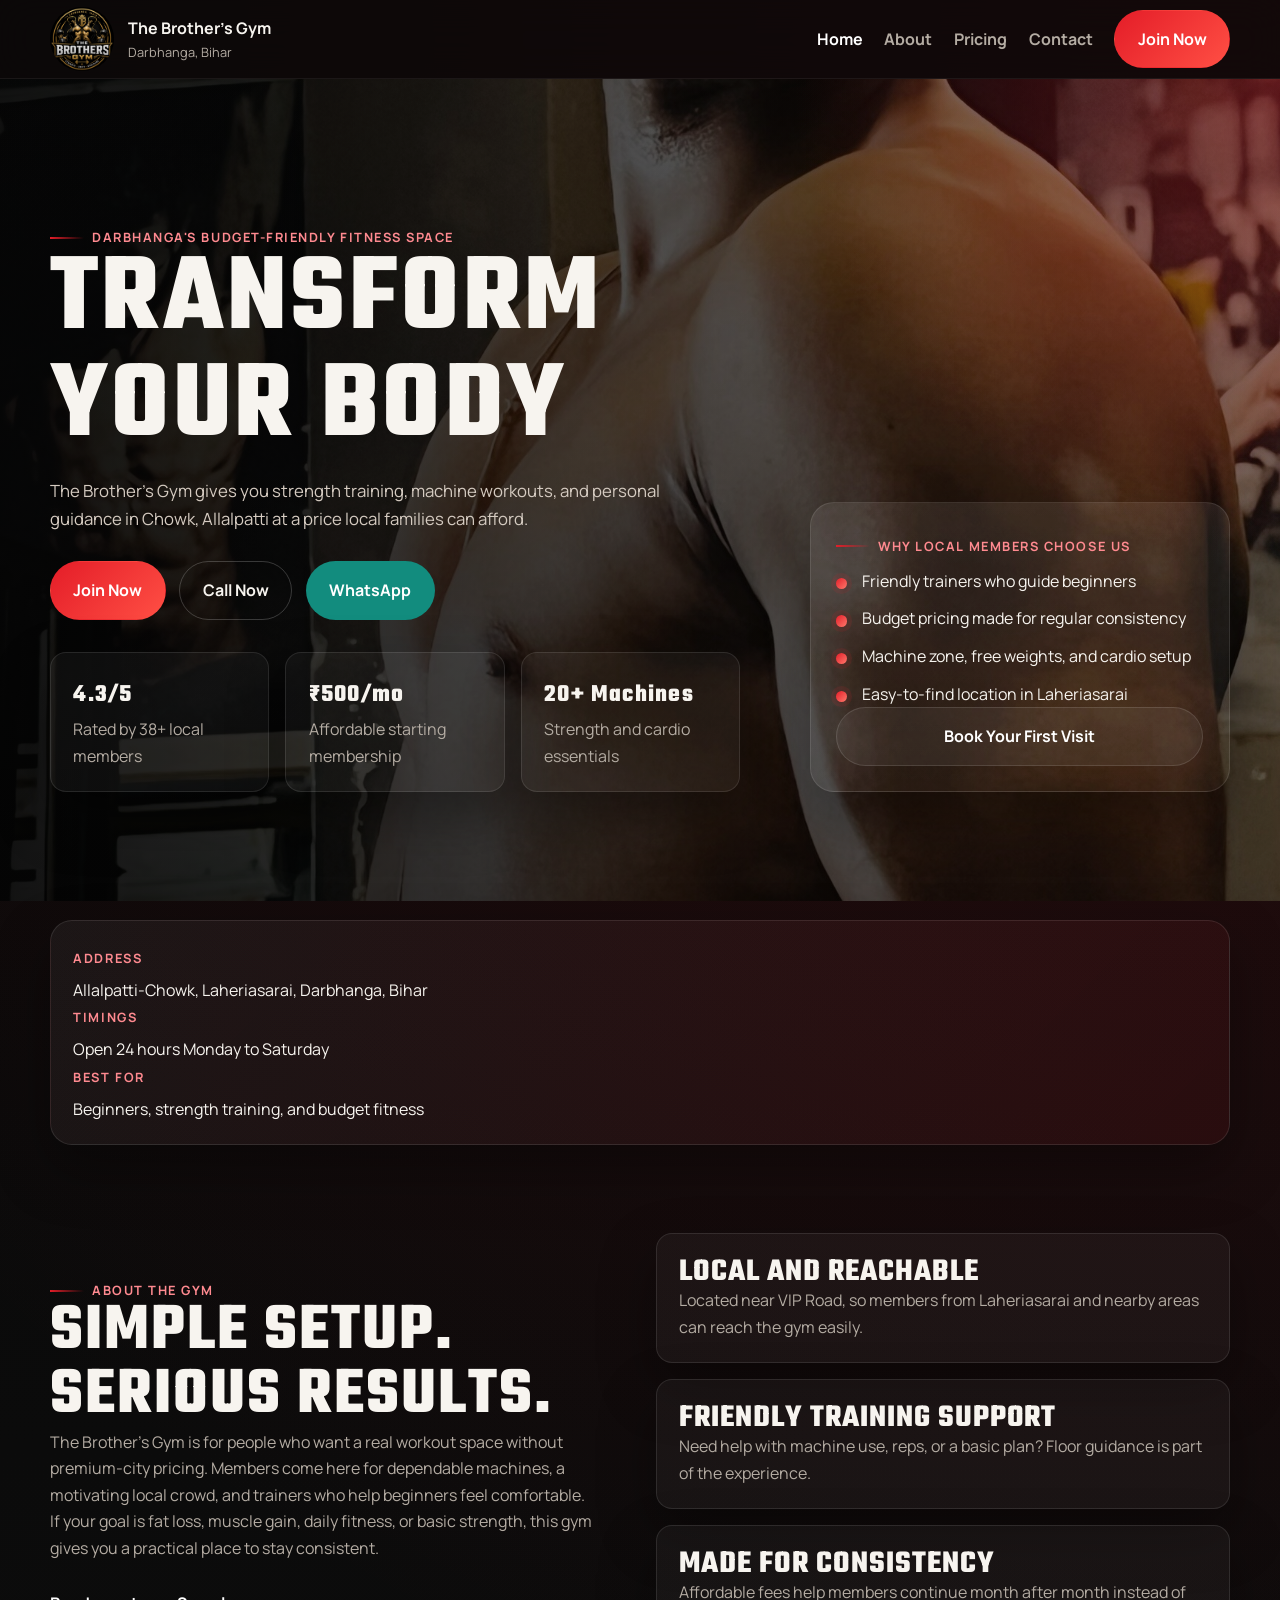
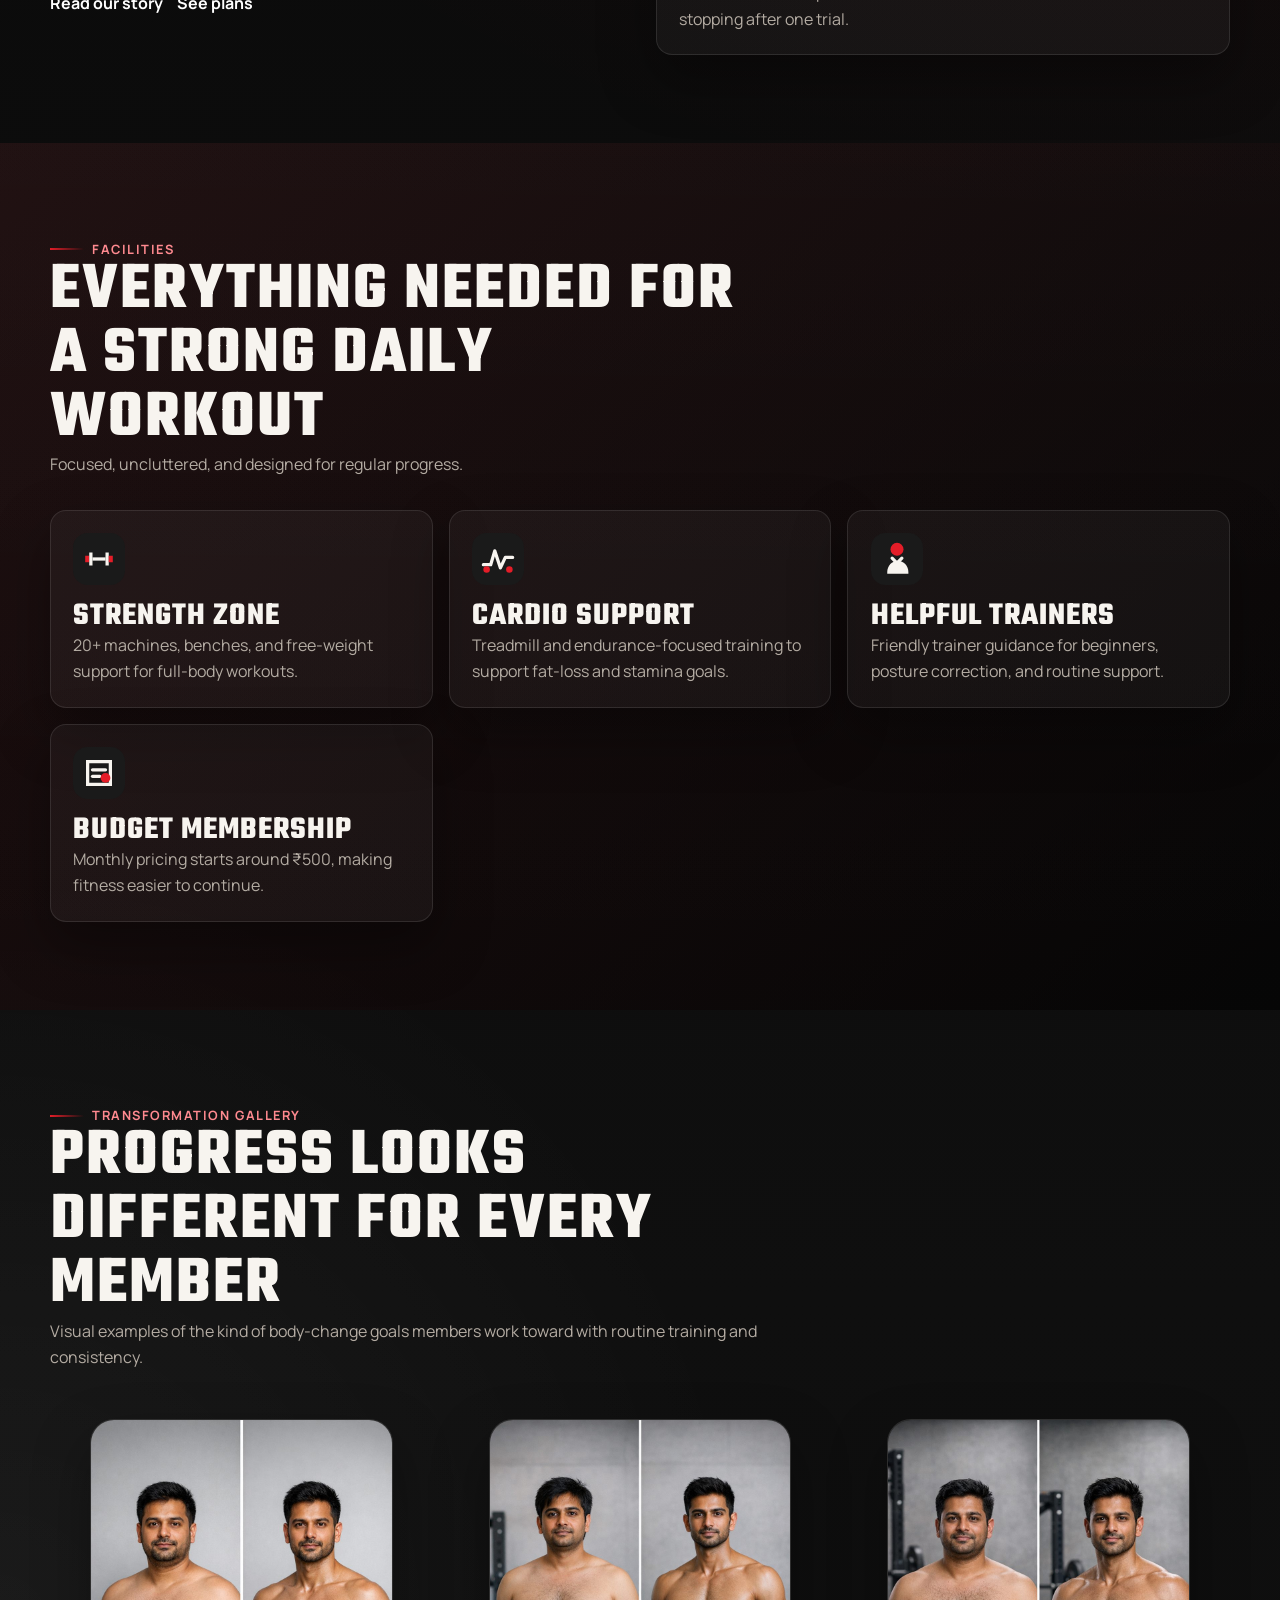
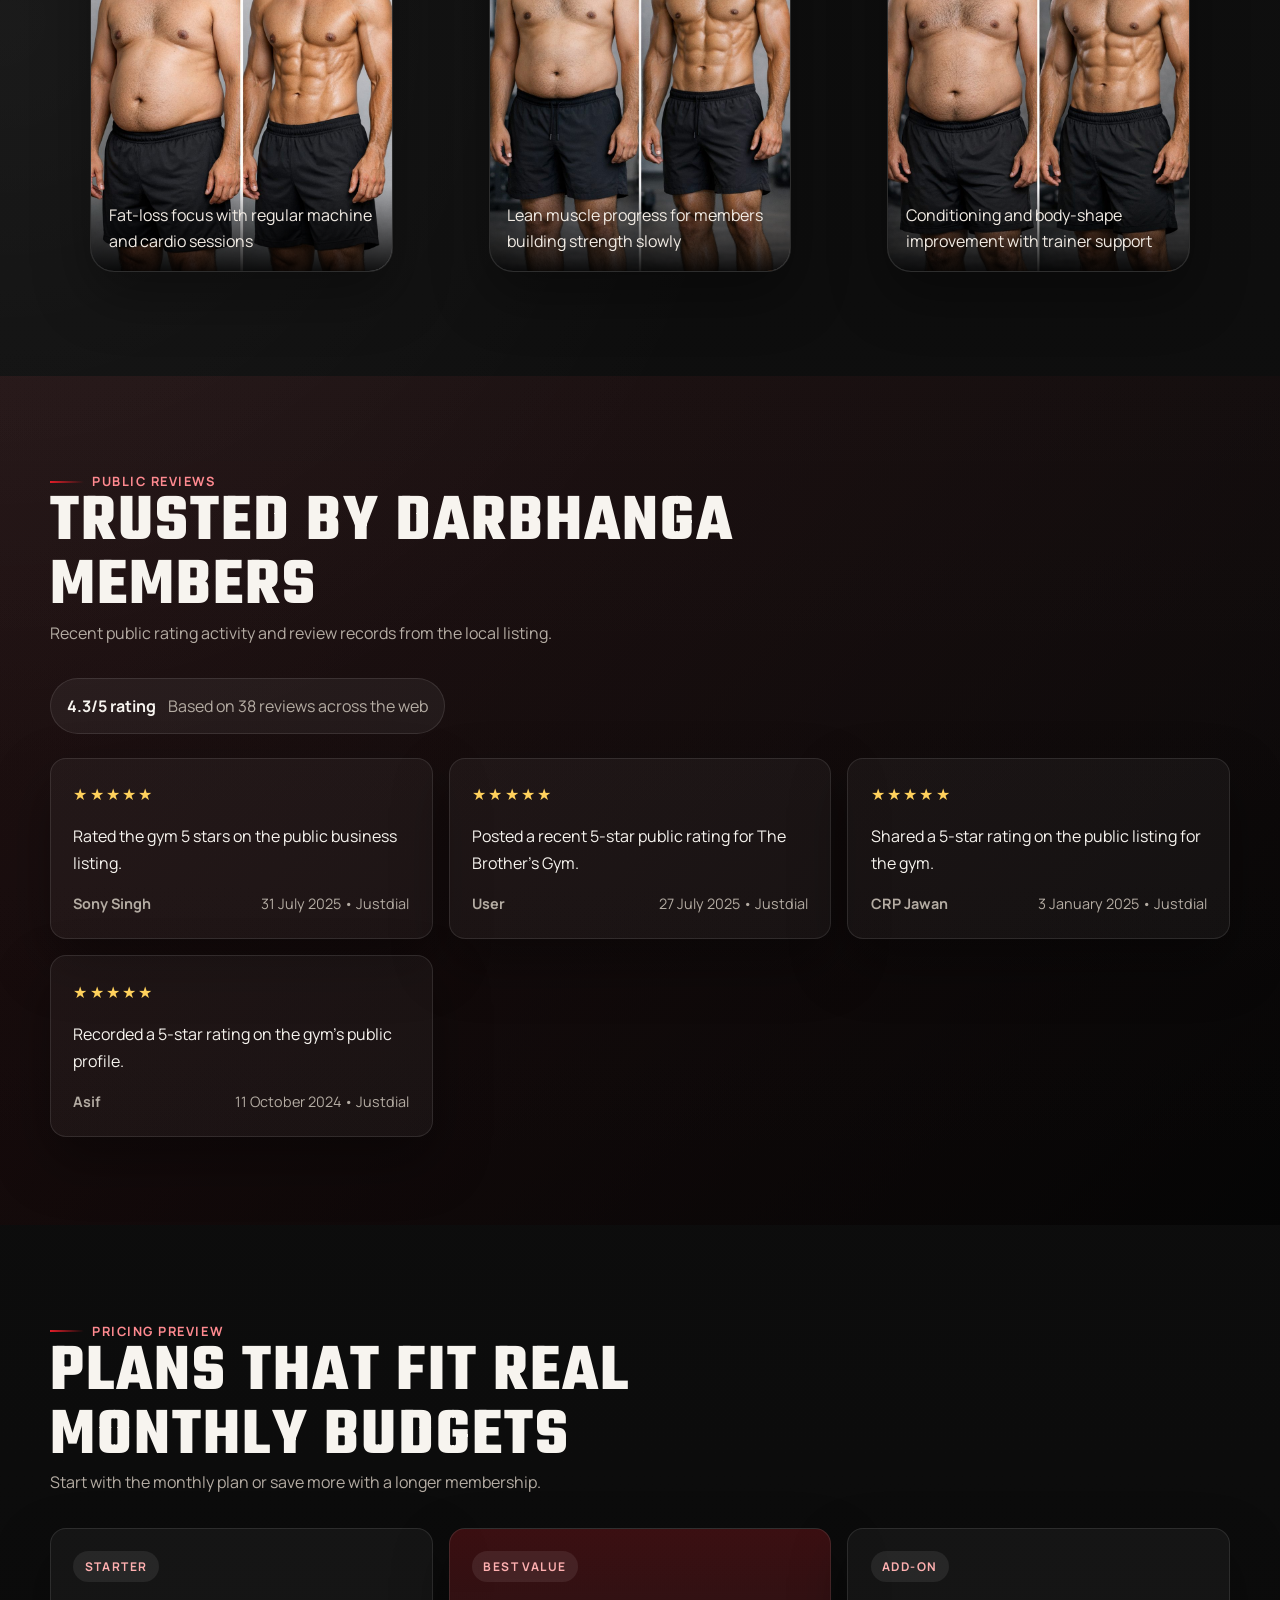
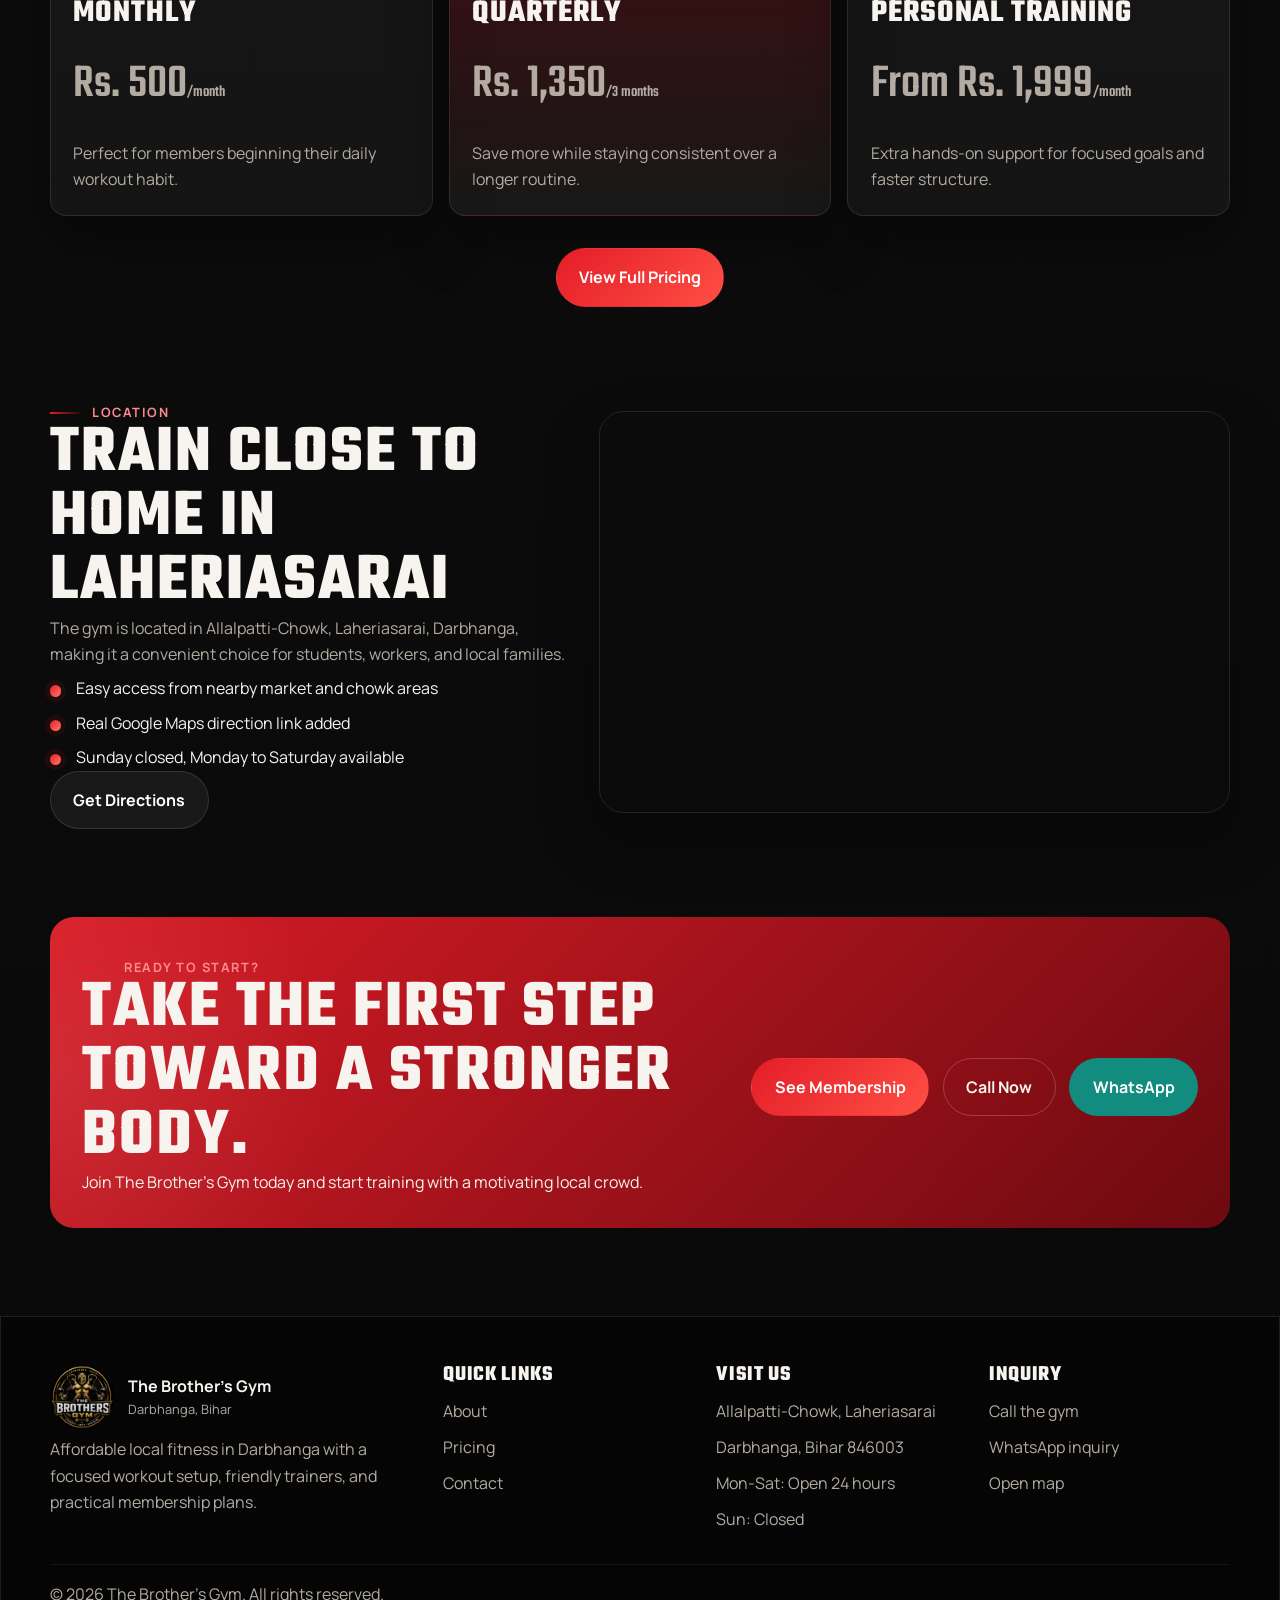
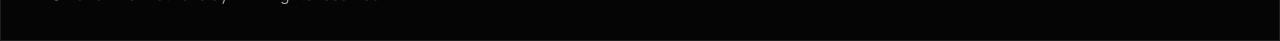
<file: index.html>
<!DOCTYPE html>
<html lang="en">
<head>
  <meta charset="UTF-8">
  <meta name="viewport" content="width=device-width, initial-scale=1.0">

  <!-- FIXED CSP -->
  <meta http-equiv="Content-Security-Policy" content="default-src 'self'; script-src 'self' 'unsafe-inline'; style-src 'self' 'unsafe-inline' https:; img-src 'self' data: https://www.google.com https://maps.gstatic.com; connect-src 'self' https://formsubmit.co; frame-src https://www.google.com; form-action 'self' https://formsubmit.co; base-uri 'self'; object-src 'none'; upgrade-insecure-requests">

  <meta name="referrer" content="strict-origin-when-cross-origin">
  <meta http-equiv="Permissions-Policy" content="camera=(), microphone=(), geolocation=(), payment=(), usb=()">

  <title data-i18n-title="meta.home.title">The Brother's Gym | Gym in Darbhanga</title>

  <meta name="description" content="Join The Brother's Gym in Allalpatti-Chowk, Laheriasarai, Darbhanga. Affordable membership from Rs. 500/month, 20+ machines, friendly trainers, and easy WhatsApp and call support." data-i18n-content="meta.home.description">
  <meta name="keywords" content="Gym in Darbhanga, Affordable gym Darbhanga, The Brother's Gym, Gym in Laheriasarai, Budget gym Bihar, Fitness center Darbhanga" data-i18n-content="meta.home.keywords">

  <meta name="robots" content="index, follow">
  <meta name="author" content="The Brother's Gym" data-i18n-content="meta.author">
  <meta name="theme-color" content="#090909">

  <link rel="icon" type="image/svg+xml" href="favicon.svg">

  <!-- FIXED CANONICAL -->
  <link rel="canonical" href="/" id="canonical-link">

  <!-- ADDED og:url -->
  <meta property="og:url" content="" id="og-url">

  <meta property="og:title" content="The Brother's Gym | Transform Your Body" data-i18n-content="meta.home.ogTitle">
  <meta property="og:description" content="Affordable local gym in Darbhanga with 20+ machines, beginner-friendly guidance, and budget pricing." data-i18n-content="meta.home.ogDescription">
  <meta property="og:type" content="website">
  <meta property="og:image" content="assets/images/gym/gym-floor-4.jpg">

  <meta name="twitter:card" content="summary_large_image">
  <meta name="twitter:title" content="The Brother's Gym | Transform Your Body" data-i18n-content="meta.home.twitterTitle">
  <meta name="twitter:description" content="Affordable gym in Darbhanga with 20+ machines and helpful trainers." data-i18n-content="meta.home.twitterDescription">
  <meta name="twitter:image" content="assets/images/gym/gym-floor-4.jpg">

  <link rel="preload" as="image" href="assets/images/gym/gym-floor-4.jpg">

  <link rel="stylesheet" href="assets/css/style.css">
  <link rel="stylesheet" href="assets/css/animations.css">
  <link rel="stylesheet" href="assets/css/responsive.css">

  <!-- FIXED JSON-LD -->
  <script type="application/ld+json">
    {
      "@context": "https://schema.org",
      "@type": "Gym",
      "name": "The Brothers Gym",
      "alternateName": "The Brother's Gym",
      "url": "https://durgeshji619.github.io/The-Brothers-Gym/",
      "telephone": "+91 9534866694",
      "priceRange": "INR 500",
      "address": {
        "@type": "PostalAddress",
        "streetAddress": "Chowk, Allalpatti, VIP Road",
        "addressLocality": "Laheriasarai, Darbhanga",
        "addressRegion": "Bihar",
        "postalCode": "846003",
        "addressCountry": "IN"
      },
      "geo": {
        "@type": "GeoCoordinates",
        "latitude": 26.135805,
        "longitude": 85.896944
      },
      "sameAs": [
        "https://maps.app.goo.gl/rqGLi2Bt9YrArmRo6"
      ],
      "aggregateRating": {
        "@type": "AggregateRating",
        "ratingValue": "4.3",
        "reviewCount": "38"
      },
      "openingHours": "Mo-Sa 06:00-22:00"
    }
  </script>
</head>
<body data-page="home">
  <div id="navbar"></div>

  <main>
    <section class="hero hero-home" id="top">
      <div class="hero-overlay"></div>
      <div class="container hero-grid">
        <div class="hero-copy reveal reveal-up">
          <span class="eyebrow" data-i18n="home.hero.eyebrow">Darbhanga's budget-friendly fitness space</span>
          <h1 data-i18n="home.hero.title">Transform Your Body</h1>
          <p class="hero-subtitle">The Brother's Gym gives you strength training, machine workouts, and personal guidance in Chowk, Allalpatti at a price local families can afford.</p>
          <div class="hero-actions">
            <a class="btn btn-primary" href="pricing.html" data-i18n="home.hero.join">Join Now</a>
            <a class="btn btn-outline" href="tel:+919534866694" data-i18n="home.hero.call">Call Now</a>
            <a class="btn btn-whatsapp" href="https://wa.me/919534866694" target="_blank" data-i18n="home.hero.whatsapp">WhatsApp</a>
          </div>
          <div class="hero-stats" aria-label="Business highlights" data-i18n-aria-label="home.hero.statsAria">
            <article class="stat-card reveal reveal-up">
              <strong>4.3/5</strong>
              <span data-i18n="home.stats.rating">Rated by 38+ local members</span>
            </article>
            <article class="stat-card reveal reveal-up" data-delay="100">
              <strong>&#8377;500/mo</strong>
              <span data-i18n="home.stats.price">Affordable starting membership</span>
            </article>
            <article class="stat-card reveal reveal-up" data-delay="200">
              <strong>20+ Machines</strong>
              <span data-i18n="home.stats.machines">Strength and cardio essentials</span>
            </article>
          </div>
        </div>
        <aside class="hero-panel glass-card reveal reveal-right">
          <p class="panel-label" data-i18n="home.panel.label">Why local members choose us</p>
          <ul class="check-list">
            <li data-i18n="home.panel.item1">Friendly trainers who guide beginners</li>
            <li data-i18n="home.panel.item2">Budget pricing made for regular consistency</li>
            <li data-i18n="home.panel.item3">Machine zone, free weights, and cardio setup</li>
            <li data-i18n="home.panel.item4">Easy-to-find location in Laheriasarai</li>
          </ul>
          <a href="contact.html#contact-form" class="btn btn-secondary btn-block" data-i18n="home.panel.book">Book Your First Visit</a>
        </aside>
      </div>
    </section>

    <section class="section trust-strip">
      <div class="container trust-grid reveal reveal-up">
        <div>
          <span class="mini-label" data-i18n="home.trust.addressLabel">Address</span>
          <p data-i18n="home.trust.addressValue">Allalpatti-Chowk, Laheriasarai, Darbhanga, Bihar</p>
        </div>
        <div>
          <span class="mini-label" data-i18n="home.trust.timingsLabel">Timings</span>
          <p data-i18n="home.trust.timingsValue">Open 24 hours Monday to Saturday</p>
        </div>
        <div>
          <span class="mini-label" data-i18n="home.trust.bestForLabel">Best For</span>
          <p data-i18n="home.trust.bestForValue">Beginners, strength training, and budget fitness</p>
        </div>
      </div>
    </section>

    <section class="section">
      <div class="container split-grid">
        <div class="section-copy reveal reveal-up">
          <span class="section-tag" data-i18n="home.about.tag">About the gym</span>
          <h2 data-i18n="home.about.title">Simple setup. Serious results.</h2>
          <p data-i18n="home.about.copy1">The Brother's Gym is for people who want a real workout space without premium-city pricing. Members come here for dependable machines, a motivating local crowd, and trainers who help beginners feel comfortable.</p>
          <p data-i18n="home.about.copy2">If your goal is fat loss, muscle gain, daily fitness, or basic strength, this gym gives you a practical place to stay consistent.</p>
          <div class="inline-actions">
            <a class="text-link" href="about.html" data-i18n="home.about.story">Read our story</a>
            <a class="text-link" href="pricing.html" data-i18n="home.about.plans">See plans</a>
          </div>
        </div>
        <div class="feature-stack">
          <article class="feature-card reveal reveal-up">
            <h3 data-i18n="home.features.localTitle">Local and reachable</h3>
            <p data-i18n="home.features.localCopy">Located near VIP Road, so members from Laheriasarai and nearby areas can reach the gym easily.</p>
          </article>
          <article class="feature-card reveal reveal-up" data-delay="120">
            <h3 data-i18n="home.features.supportTitle">Friendly training support</h3>
            <p data-i18n="home.features.supportCopy">Need help with machine use, reps, or a basic plan? Floor guidance is part of the experience.</p>
          </article>
          <article class="feature-card reveal reveal-up" data-delay="240">
            <h3 data-i18n="home.features.consistencyTitle">Made for consistency</h3>
            <p data-i18n="home.features.consistencyCopy">Affordable fees help members continue month after month instead of stopping after one trial.</p>
          </article>
        </div>
      </div>
    </section>

    <section class="section section-dark" id="facilities">
      <div class="container">
        <div class="section-heading reveal reveal-up">
          <span class="section-tag" data-i18n="home.facilities.tag">Facilities</span>
          <h2 data-i18n="home.facilities.title">Everything needed for a strong daily workout</h2>
          <p data-i18n="home.facilities.copy">Focused, uncluttered, and designed for regular progress.</p>
        </div>
        <div class="cards-grid facilities-grid">
          <article class="info-card reveal reveal-up">
            <img src="assets/icons/dumbbell.svg" alt="Strength training icon" class="facility-icon">
            <h3 data-i18n="home.facilities.strengthTitle">Strength Zone</h3>
            <p data-i18n="home.facilities.strengthCopy">20+ machines, benches, and free-weight support for full-body workouts.</p>
          </article>
          <article class="info-card reveal reveal-up" data-delay="100">
            <img src="assets/icons/cardio.svg" alt="Cardio training icon" class="facility-icon">
            <h3 data-i18n="home.facilities.cardioTitle">Cardio Support</h3>
            <p data-i18n="home.facilities.cardioCopy">Treadmill and endurance-focused training to support fat-loss and stamina goals.</p>
          </article>
          <article class="info-card reveal reveal-up" data-delay="200">
            <img src="assets/icons/trainer.svg" alt="Trainer support icon" class="facility-icon">
            <h3 data-i18n="home.facilities.trainerTitle">Helpful Trainers</h3>
            <p data-i18n="home.facilities.trainerCopy">Friendly trainer guidance for beginners, posture correction, and routine support.</p>
          </article>
          <article class="info-card reveal reveal-up" data-delay="300">
            <img src="assets/icons/membership.svg" alt="Affordable membership icon" class="facility-icon">
            <h3 data-i18n="home.facilities.membershipTitle">Budget Membership</h3>
            <p data-i18n="home.facilities.membershipCopy">Monthly pricing starts around &#8377;500, making fitness easier to continue.</p>
          </article>
        </div>
      </div>
    </section>

    <section class="section">
      <div class="container">
        <div class="section-heading reveal reveal-up">
          <span class="section-tag" data-i18n="home.gallery.tag">Transformation gallery</span>
          <h2 data-i18n="home.gallery.title">Progress looks different for every member</h2>
          <p data-i18n="home.gallery.copy">Visual examples of the kind of body-change goals members work toward with routine training and consistency.</p>
        </div>
        <div class="gallery-grid transformations-grid" id="home-transformations-list"></div>
      </div>
    </section>

    <section class="section section-dark">
      <div class="container">
        <div class="section-heading reveal reveal-up">
          <span class="section-tag" data-i18n="home.reviews.tag">Public reviews</span>
          <h2 data-i18n="home.reviews.title">Trusted by Darbhanga members</h2>
          <p data-i18n="home.reviews.copy">Recent public rating activity and review records from the local listing.</p>
        </div>
        <div class="reviews-summary reveal reveal-up">
          <strong>4.3/5 rating</strong>
          <span data-i18n="home.reviews.summary">Based on 38 reviews across the web</span>
        </div>
        <div class="cards-grid" id="reviews-list" aria-live="polite"></div>
      </div>
    </section>

    <section class="section">
      <div class="container pricing-preview">
        <div class="section-heading reveal reveal-up">
          <span class="section-tag" data-i18n="home.pricing.tag">Pricing preview</span>
          <h2 data-i18n="home.pricing.title">Plans that fit real monthly budgets</h2>
          <p data-i18n="home.pricing.copy">Start with the monthly plan or save more with a longer membership.</p>
        </div>
        <div class="cards-grid pricing-grid" id="home-pricing-list"></div>
        <div class="centered reveal reveal-up">
          <a href="pricing.html" class="btn btn-primary" data-i18n="home.pricing.viewFull">View Full Pricing</a>
        </div>
      </div>
    </section>

    <section class="section section-map">
      <div class="container map-layout">
        <div class="section-copy reveal reveal-up">
          <span class="section-tag" data-i18n="home.location.tag">Location</span>
          <h2 data-i18n="home.location.title">Train close to home in Laheriasarai</h2>
          <p data-i18n="home.location.copy">The gym is located in Allalpatti-Chowk, Laheriasarai, Darbhanga, making it a convenient choice for students, workers, and local families.</p>
          <ul class="check-list compact">
            <li data-i18n="home.location.item1">Easy access from nearby market and chowk areas</li>
            <li data-i18n="home.location.item2">Real Google Maps direction link added</li>
            <li data-i18n="home.location.item3">Sunday closed, Monday to Saturday available</li>
          </ul>
          <a href="https://maps.app.goo.gl/rqGLi2Bt9YrArmRo6" target="_blank" rel="noreferrer noopener" class="btn btn-secondary" data-i18n="home.location.directions">Get Directions</a>
        </div>
        <div class="map-card reveal reveal-left">
          <iframe title="Map showing The Brother's Gym in Darbhanga" data-i18n-title-attr="home.location.mapTitle" src="https://www.google.com/maps?q=The+Brother%27s+Gym,+Chowk,+Allalpatti,+Laheriasarai,+Darbhanga,+Bihar&z=16&output=embed" loading="lazy" referrerpolicy="no-referrer-when-downgrade"></iframe>
        </div>
      </div>
    </section>
  </main>

  <div id="cta"></div>
  <div id="footer"></div>

  <script src="assets/js/main.js" defer></script>
  <script src="assets/js/scroll.js" defer></script>
</body>
</html>
</file>
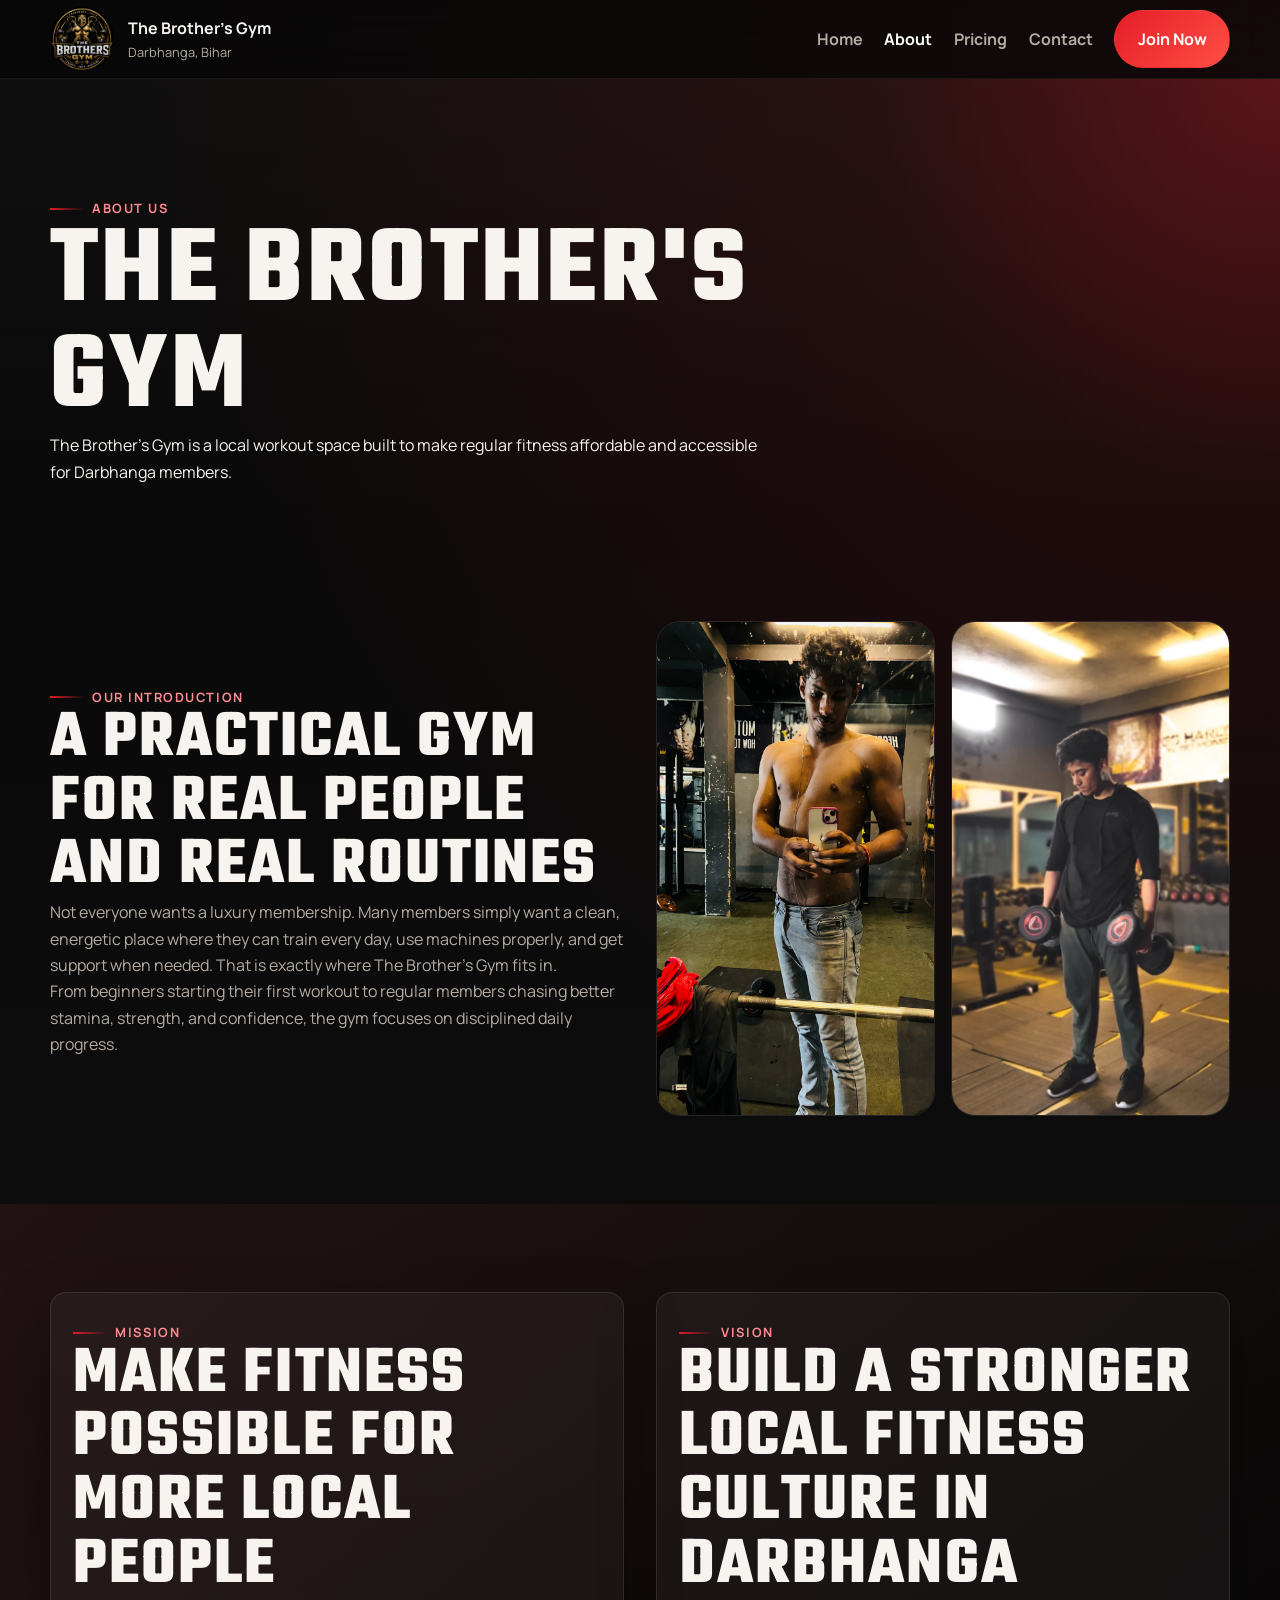
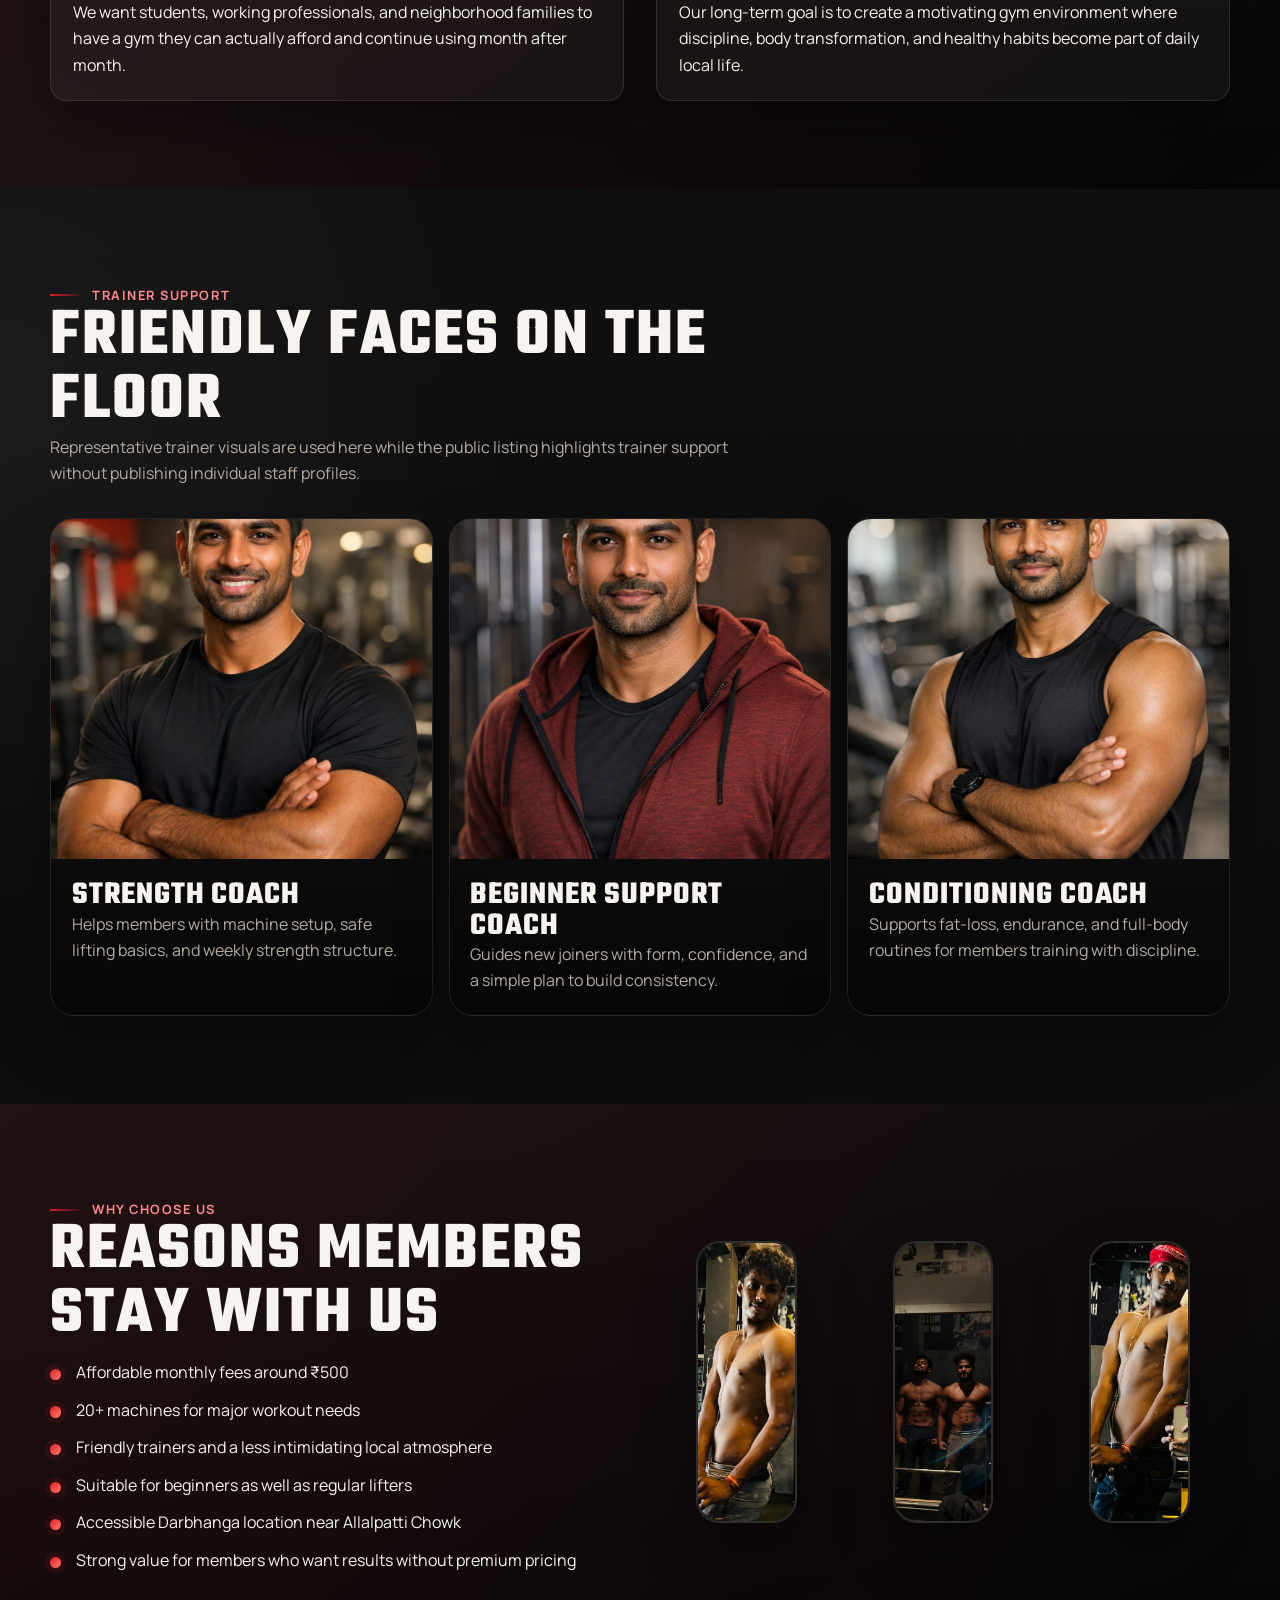
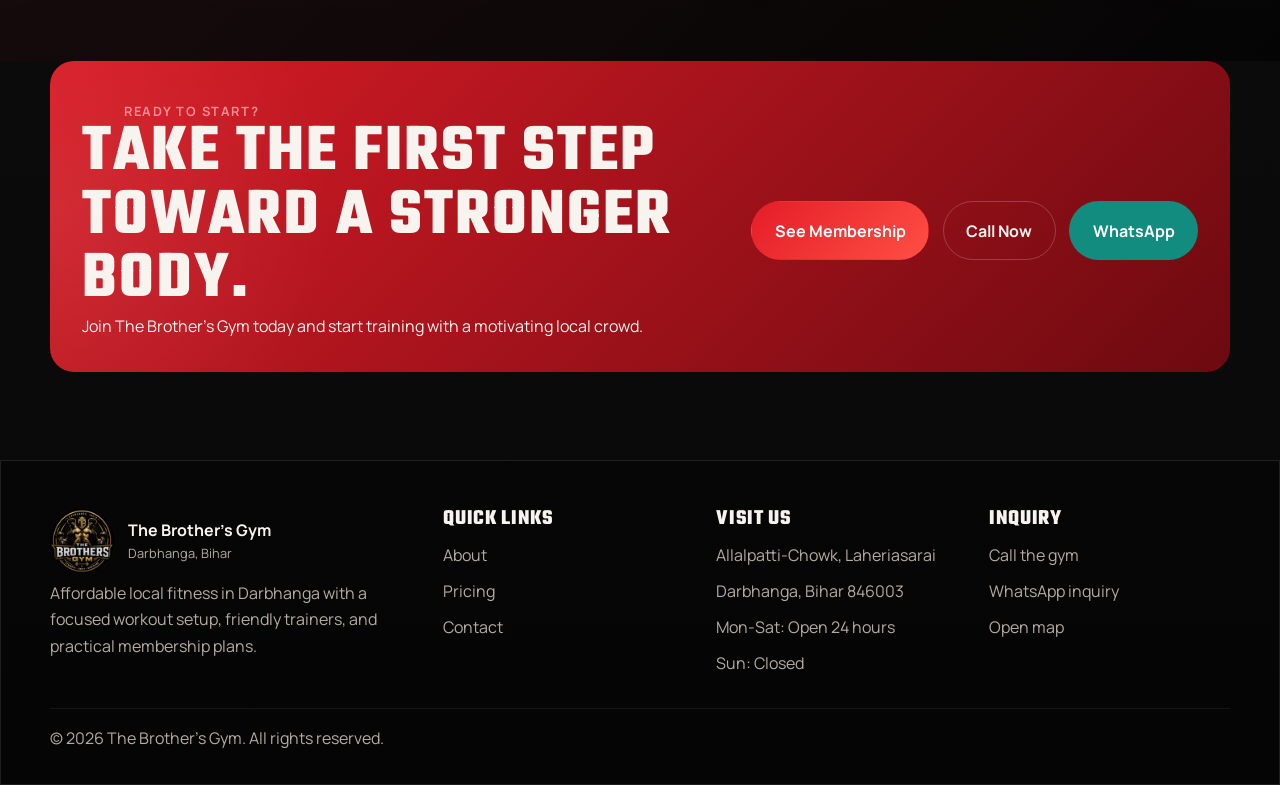
<file: about.html>
<!DOCTYPE html>
<html lang="en">
<head>
  <meta charset="UTF-8">
  <meta name="viewport" content="width=device-width, initial-scale=1.0">

  <!-- FIXED CSP -->
  <meta http-equiv="Content-Security-Policy" content="default-src 'self'; script-src 'self' 'unsafe-inline'; style-src 'self' 'unsafe-inline' https:; img-src 'self' data: https://www.google.com https://maps.gstatic.com; connect-src 'self' https://formsubmit.co; frame-src https://www.google.com; form-action 'self' https://formsubmit.co; base-uri 'self'; object-src 'none'; upgrade-insecure-requests">

  <meta name="referrer" content="strict-origin-when-cross-origin">
  <meta http-equiv="Permissions-Policy" content="camera=(), microphone=(), geolocation=(), payment=(), usb=()">

  <title data-i18n-title="meta.about.title">About The Brother's Gym | Affordable Fitness in Darbhanga</title>

  <meta name="description" content="Learn about The Brother's Gym in Darbhanga, our mission, gym atmosphere, and why local members choose our affordable fitness setup." data-i18n-content="meta.about.description">
  <meta name="keywords" content="About gym in Darbhanga, Brother's Gym Darbhanga, budget gym Bihar, local gym Laheriasarai" data-i18n-content="meta.about.keywords">

  <meta name="robots" content="index, follow">

  <link rel="icon" type="image/svg+xml" href="favicon.svg">

  <!-- FIXED CANONICAL -->
 <link rel="canonical" href="/" id="canonical-link">

  <!-- ADDED og:url -->
  <meta property="og:url" content="" id="og-url">

  <meta property="og:title" content="About The Brother's Gym" data-i18n-content="meta.about.ogTitle">
  <meta property="og:description" content="Affordable local gym in Darbhanga with a practical setup and helpful training support." data-i18n-content="meta.about.ogDescription">
  <meta property="og:type" content="website">

  <link rel="stylesheet" href="assets/css/style.css">
  <link rel="stylesheet" href="assets/css/animations.css">
  <link rel="stylesheet" href="assets/css/responsive.css">
</head>

<body data-page="about">
  <div id="navbar"></div>

  <main>

    <section class="page-hero">
      <div class="container">
        <div class="page-hero-copy reveal reveal-up">
          <span class="eyebrow" data-i18n="about.hero.eyebrow">About us</span>
          <h1 data-i18n="about.hero.title">The Brother's Gym</h1>
          <p>The Brother's Gym is a local workout space built to make regular fitness affordable and accessible for Darbhanga members.</p>
        </div>
      </div>
    </section>

    <section class="section">
      <div class="container split-grid">

        <div class="section-copy reveal reveal-up">
          <span class="section-tag" data-i18n="about.intro.tag">Our introduction</span>
          <h2 data-i18n="about.intro.title">A practical gym for real people and real routines</h2>
          <p data-i18n="about.intro.copy1">Not everyone wants a luxury membership. Many members simply want a clean, energetic place where they can train every day, use machines properly, and get support when needed. That is exactly where The Brother's Gym fits in.</p>
          <p data-i18n="about.intro.copy2">From beginners starting their first workout to regular members chasing better stamina, strength, and confidence, the gym focuses on disciplined daily progress.</p>
        </div>

        <div class="image-stack reveal reveal-left">
          <img src="assets/images/gym/gym-floor-1.jpg" alt="Workout area inside The Brother's Gym" loading="lazy">
          <img src="assets/images/gym/gym-floor-2.jpg" alt="Equipment setup inside The Brother's Gym" loading="lazy">
        </div>

      </div>
    </section>

    <section class="section section-dark">
      <div class="container two-column-cards">

        <article class="mission-card reveal reveal-up">
          <span class="section-tag" data-i18n="about.mission.tag">Mission</span>
          <h2 data-i18n="about.mission.title">Make fitness possible for more local people</h2>
          <p data-i18n="about.mission.copy">We want students, working professionals, and neighborhood families to have a gym they can actually afford and continue using month after month.</p>
        </article>

        <article class="mission-card reveal reveal-up" data-delay="120">
          <span class="section-tag" data-i18n="about.vision.tag">Vision</span>
          <h2 data-i18n="about.vision.title">Build a stronger local fitness culture in Darbhanga</h2>
          <p data-i18n="about.vision.copy">Our long-term goal is to create a motivating gym environment where discipline, body transformation, and healthy habits become part of daily local life.</p>
        </article>

      </div>
    </section>

    <section class="section">
      <div class="container">

        <div class="section-heading reveal reveal-up">
          <span class="section-tag" data-i18n="about.trainers.tag">Trainer support</span>
          <h2 data-i18n="about.trainers.title">Friendly faces on the floor</h2>
          <p data-i18n="about.trainers.copy">Representative trainer visuals are used here while the public listing highlights trainer support without publishing individual staff profiles.</p>
        </div>

        <div class="cards-grid trainer-grid">

          <article class="trainer-card reveal reveal-up">
            <img src="assets/images/trainers/trainer-1.jpg" alt="Representative portrait for floor strength coach" loading="lazy">
            <div class="trainer-content">
              <h3 data-i18n="about.trainers.card1Title">Strength Coach</h3>
              <p data-i18n="about.trainers.card1Copy">Helps members with machine setup, safe lifting basics, and weekly strength structure.</p>
            </div>
          </article>

          <article class="trainer-card reveal reveal-up" data-delay="120">
            <img src="assets/images/trainers/trainer-2.jpg" alt="Representative portrait for beginner support coach" loading="lazy">
            <div class="trainer-content">
              <h3 data-i18n="about.trainers.card2Title">Beginner Support Coach</h3>
              <p data-i18n="about.trainers.card2Copy">Guides new joiners with form, confidence, and a simple plan to build consistency.</p>
            </div>
          </article>

          <article class="trainer-card reveal reveal-up" data-delay="240">
            <img src="assets/images/trainers/trainer-3.jpg" alt="Representative portrait for conditioning coach" loading="lazy">
            <div class="trainer-content">
              <h3 data-i18n="about.trainers.card3Title">Conditioning Coach</h3>
              <p data-i18n="about.trainers.card3Copy">Supports fat-loss, endurance, and full-body routines for members training with discipline.</p>
            </div>
          </article>

        </div>
      </div>
    </section>

    <section class="section section-dark">
      <div class="container split-grid">

        <div class="section-copy reveal reveal-up">
          <span class="section-tag" data-i18n="about.why.tag">Why choose us</span>
          <h2 data-i18n="about.why.title">Reasons members stay with us</h2>
          <ul class="check-list">
            <li data-i18n="about.why.item1">Affordable monthly fees around &#8377;500</li>
            <li data-i18n="about.why.item2">20+ machines for major workout needs</li>
            <li data-i18n="about.why.item3">Friendly trainers and a less intimidating local atmosphere</li>
            <li data-i18n="about.why.item4">Suitable for beginners as well as regular lifters</li>
            <li data-i18n="about.why.item5">Accessible Darbhanga location near Allalpatti Chowk</li>
            <li data-i18n="about.why.item6">Strong value for members who want results without premium pricing</li>
            
          </ul>
        </div>

        <div class="gallery-grid compact-gallery">
          <figure class="gallery-card reveal reveal-up">
            <img src="assets/images/gym/gym-floor-3.jpg" alt="Weight training setup inside the gym" loading="lazy">
          </figure>
          <figure class="gallery-card reveal reveal-up" data-delay="140">
            <img src="assets/images/gym/gym-floor-6.jpg" alt="Gym equipment and floor area" loading="lazy">
          </figure>
          <figure class="gallery-card reveal reveal-up" data-delay="280">
            <img src="assets/images/gym/gym-floor-5.jpg" alt="Machine training area inside the gym" loading="lazy">
          </figure>
          
        </div>

      </div>
    </section>

  </main>

  <div id="cta"></div>
  <div id="footer"></div>

  <script src="assets/js/main.js" defer></script>
  <script src="assets/js/scroll.js" defer></script>
</body>
</html>
</file>
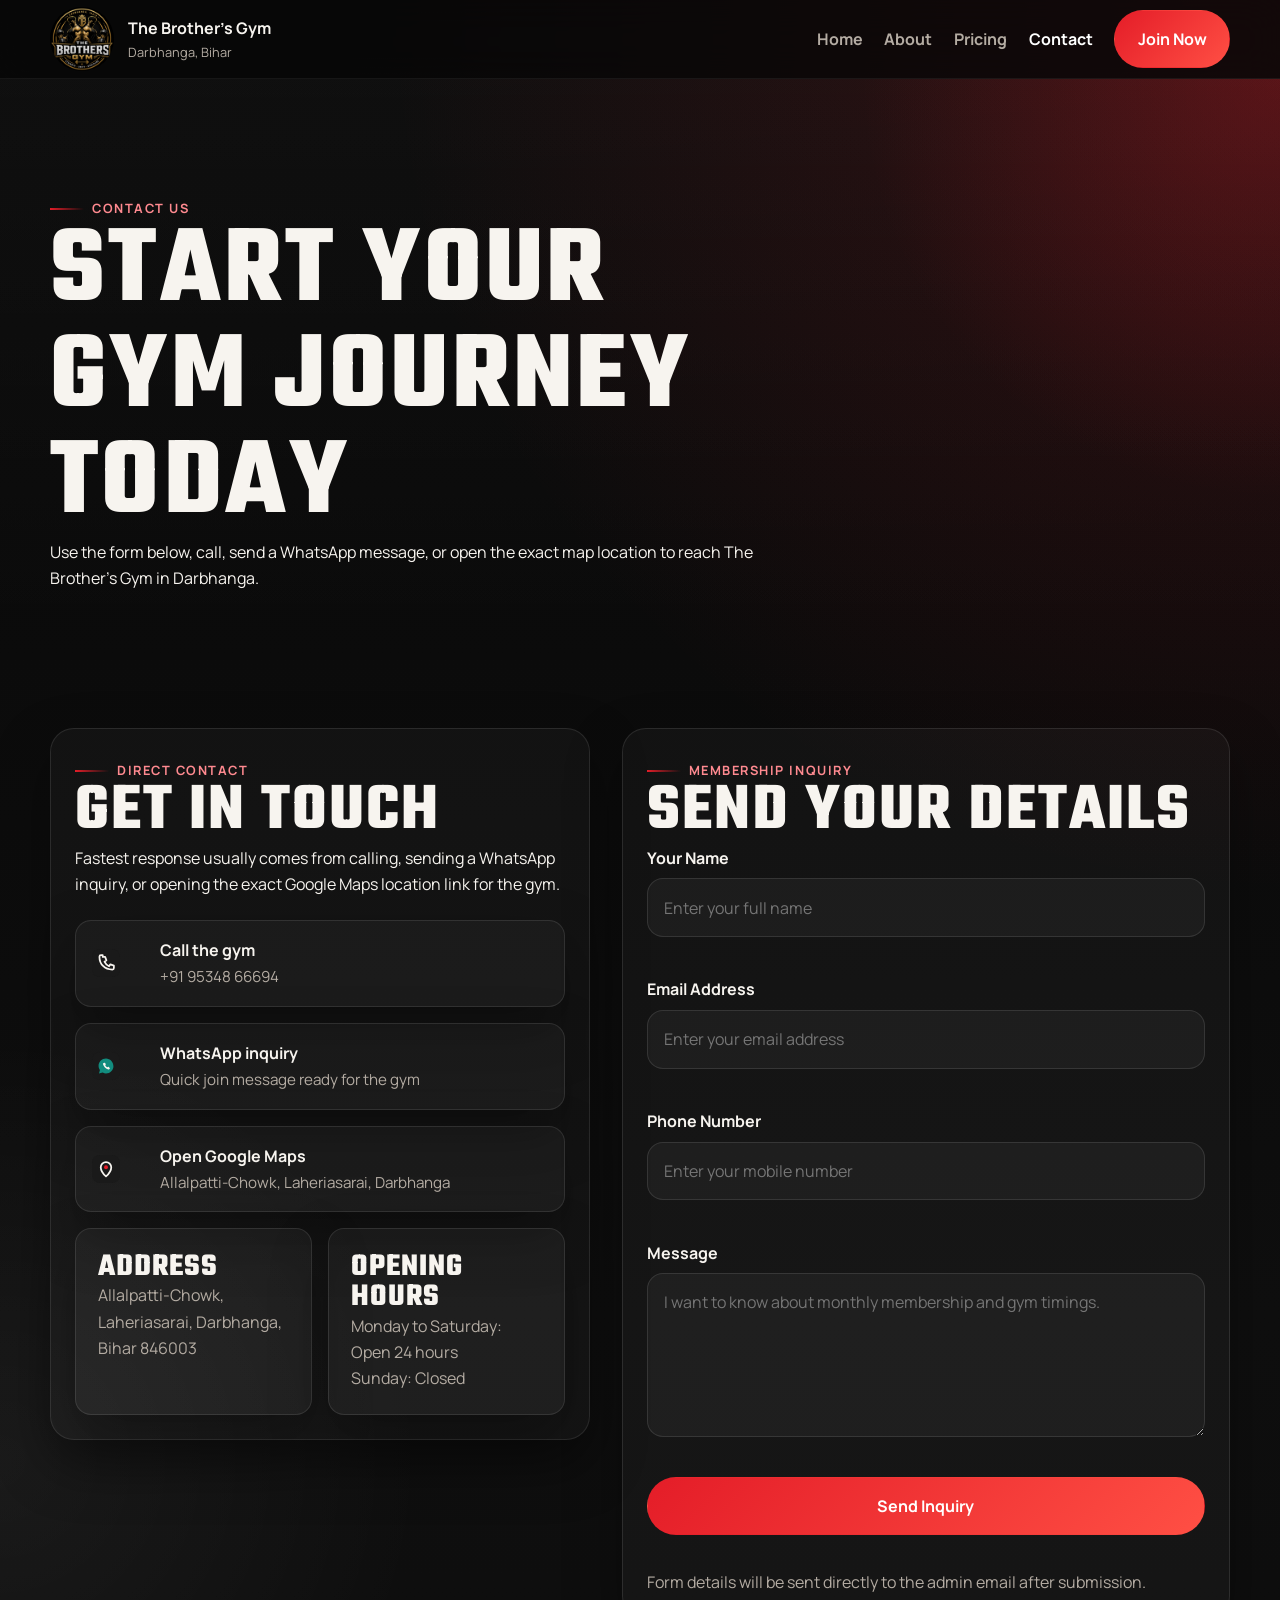
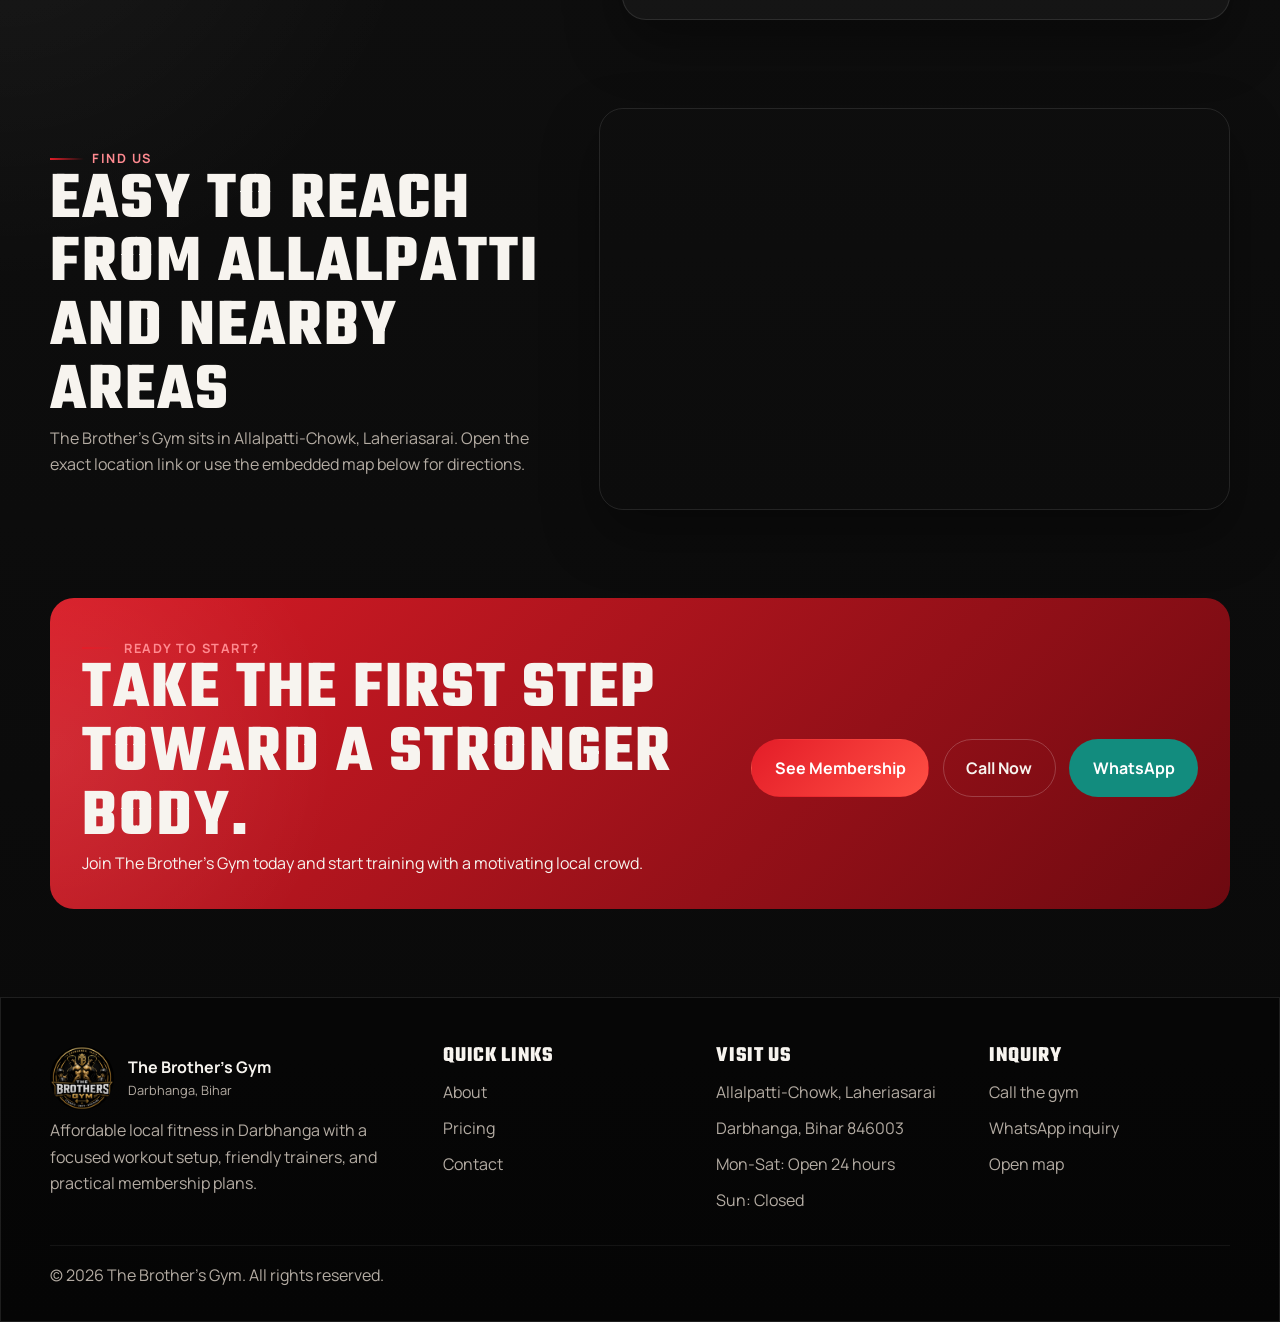
<file: contact.html>
<!DOCTYPE html>
<html lang="en">
<head>
  <meta charset="UTF-8">
  <meta name="viewport" content="width=device-width, initial-scale=1.0">

  <!-- FIXED CSP -->
  <meta http-equiv="Content-Security-Policy" content="default-src 'self'; script-src 'self' 'unsafe-inline'; style-src 'self' 'unsafe-inline' https:; img-src 'self' data: https://www.google.com https://maps.gstatic.com; connect-src 'self' https://formsubmit.co; frame-src https://www.google.com; form-action 'self' https://formsubmit.co; base-uri 'self'; object-src 'none'; upgrade-insecure-requests">

  <meta name="referrer" content="strict-origin-when-cross-origin">
  <meta http-equiv="Permissions-Policy" content="camera=(), microphone=(), geolocation=(), payment=(), usb=()">

  <title data-i18n-title="meta.contact.title">Contact The Brother's Gym | Join in Darbhanga</title>

  <meta name="description" content="Contact The Brother's Gym in Allalpatti-Chowk, Laheriasarai, Darbhanga. Call, WhatsApp, send an inquiry, and open the exact gym map location." data-i18n-content="meta.contact.description">
  <meta name="keywords" content="Contact gym in Darbhanga, Brother's Gym phone, gym location Laheriasarai, WhatsApp gym Darbhanga" data-i18n-content="meta.contact.keywords">

  <meta name="robots" content="index, follow">

  <link rel="icon" type="image/svg+xml" href="favicon.svg">

  <!-- FIXED CANONICAL -->
  <link rel="canonical" href="/" id="canonical-link">

  <!-- ADDED og:url -->
  <meta property="og:url" content="" id="og-url">

  <meta property="og:title" content="Contact The Brother's Gym | Darbhanga" data-i18n-content="meta.contact.ogTitle">
  <meta property="og:description" content="Call, WhatsApp, or send a direct membership inquiry to The Brother's Gym in Darbhanga." data-i18n-content="meta.contact.ogDescription">
  <meta property="og:type" content="website">

  <link rel="stylesheet" href="assets/css/style.css">
  <link rel="stylesheet" href="assets/css/animations.css">
  <link rel="stylesheet" href="assets/css/responsive.css">
</head>

<body data-page="contact">
  <div id="navbar"></div>

  <main>

    <section class="page-hero">
      <div class="container">
        <div class="page-hero-copy reveal reveal-up">
          <span class="eyebrow" data-i18n="contact.hero.eyebrow">Contact us</span>
          <h1 data-i18n="contact.hero.title">Start your gym journey today</h1>
          <p data-i18n="contact.hero.copy">Use the form below, call, send a WhatsApp message, or open the exact map location to reach The Brother's Gym in Darbhanga.</p>
        </div>
      </div>
    </section>

    <section class="section">
      <div class="container contact-layout">

        <div class="contact-panel reveal reveal-up" id="contact-details">
          <span class="section-tag" data-i18n="contact.direct.tag">Direct contact</span>
          <h2 data-i18n="contact.direct.title">Get in touch</h2>
          <p data-i18n="contact.direct.copy">Fastest response usually comes from calling, sending a WhatsApp inquiry, or opening the exact Google Maps location link for the gym.</p>

          <div class="contact-links">

            <!-- FIXED CALL -->
            <a class="contact-link" href="tel:+919534866694">
              <img src="assets/icons/phone.svg" alt="Phone icon">
              <div>
                <strong data-i18n="contact.links.callTitle">Call the gym</strong>
                <span>+91 95348 66694</span>
              </div>
            </a>

            <!-- FIXED WHATSAPP -->
            <a class="contact-link" href="https://wa.me/919534866694" target="_blank">
              <img src="assets/icons/whatsapp.svg" alt="WhatsApp icon">
              <div>
                <strong data-i18n="contact.links.whatsappTitle">WhatsApp inquiry</strong>
                <span data-i18n="contact.links.whatsappCopy">Quick join message ready for the gym</span>
              </div>
            </a>

            <a class="contact-link" href="https://maps.app.goo.gl/rqGLi2Bt9YrArmRo6" target="_blank" rel="noreferrer noopener">
              <img src="assets/icons/location.svg" alt="Location icon">
              <div>
                <strong data-i18n="contact.links.mapTitle">Open Google Maps</strong>
                <span data-i18n="contact.links.mapCopy">Allalpatti-Chowk, Laheriasarai, Darbhanga</span>
              </div>
            </a>

          </div>

          <div class="contact-card-grid">
            <article class="detail-card">
              <h3 data-i18n="contact.details.addressTitle">Address</h3>
              <p data-i18n="contact.details.addressCopy">Allalpatti-Chowk, Laheriasarai, Darbhanga, Bihar 846003</p>
            </article>
            <article class="detail-card">
              <h3 data-i18n="contact.details.hoursTitle">Opening Hours</h3>
              <p data-i18n-html="contact.details.hoursCopy">Monday to Saturday: Open 24 hours<br>Sunday: Closed</p>
            </article>
          </div>
        </div>

        <div class="form-panel reveal reveal-left">
          <span class="section-tag" data-i18n="contact.form.tag">Membership inquiry</span>
          <h2 data-i18n="contact.form.title">Send your details</h2>

          <form id="contact-form" action="https://formsubmit.co/ajax/durgeshjhaedits@gmail.com" method="POST" novalidate>

            <input type="hidden" name="_subject" value="The Brother's Gym Membership Inquiry">
            <input type="hidden" name="_template" value="table">
            <input type="hidden" name="_captcha" value="false">

            <input type="text" name="_honey" class="sr-only" tabindex="-1" autocomplete="off" aria-hidden="true">

            <div class="form-field">
              <label for="name" data-i18n="contact.form.nameLabel">Your Name</label>
              <input id="name" name="name" type="text" placeholder="Enter your full name" data-i18n-placeholder="contact.form.namePlaceholder" required autocomplete="name" maxlength="80">
              <small class="error-text"></small>
            </div>

            <div class="form-field">
              <label for="email" data-i18n="contact.form.emailLabel">Email Address</label>
              <input id="email" name="email" type="email" placeholder="Enter your email address" data-i18n-placeholder="contact.form.emailPlaceholder" autocomplete="email" maxlength="120" inputmode="email" spellcheck="false">
              <small class="error-text"></small>
            </div>

            <div class="form-field">
              <label for="phone" data-i18n="contact.form.phoneLabel">Phone Number</label>
              <input id="phone" name="phone" type="tel" placeholder="Enter your mobile number" data-i18n-placeholder="contact.form.phonePlaceholder" required inputmode="tel" autocomplete="tel" maxlength="15">
              <small class="error-text"></small>
            </div>

            <div class="form-field">
              <label for="message" data-i18n="contact.form.messageLabel">Message</label>
              <textarea id="message" name="message" rows="5" placeholder="I want to know about monthly membership and gym timings." data-i18n-placeholder="contact.form.messagePlaceholder" required maxlength="500"></textarea>
              <small class="error-text"></small>
            </div>

            <button type="submit" class="btn btn-primary btn-block" data-submit-label data-i18n="contact.form.submit">Send Inquiry</button>

            <p class="form-response" id="form-response" role="status" aria-live="polite"></p>
            <p class="footer-copy" data-i18n="contact.form.helper">Form details will be sent directly to the admin email after submission.</p>

          </form>
        </div>

      </div>
    </section>

    <section class="section section-map">
      <div class="container map-layout">
        <div class="section-copy reveal reveal-up">
          <span class="section-tag" data-i18n="contact.map.tag">Find us</span>
          <h2 data-i18n="contact.map.title">Easy to reach from Allalpatti and nearby areas</h2>
          <p data-i18n="contact.map.copy">The Brother's Gym sits in Allalpatti-Chowk, Laheriasarai. Open the exact location link or use the embedded map below for directions.</p>
        </div>
        <div class="map-card reveal reveal-left">
          <iframe title="Map to The Brother's Gym contact location" data-i18n-title-attr="contact.map.iframeTitle" src="https://www.google.com/maps?q=The+Brother%27s+Gym,+Chowk,+Allalpatti,+Laheriasarai,+Darbhanga,+Bihar&z=16&output=embed" loading="lazy" referrerpolicy="no-referrer-when-downgrade"></iframe>
        </div>
      </div>
    </section>

  </main>

  <div id="cta"></div>
  <div id="footer"></div>

  <script src="assets/js/main.js" defer></script>
  <script src="assets/js/scroll.js" defer></script>
</body>
</html>
</file>
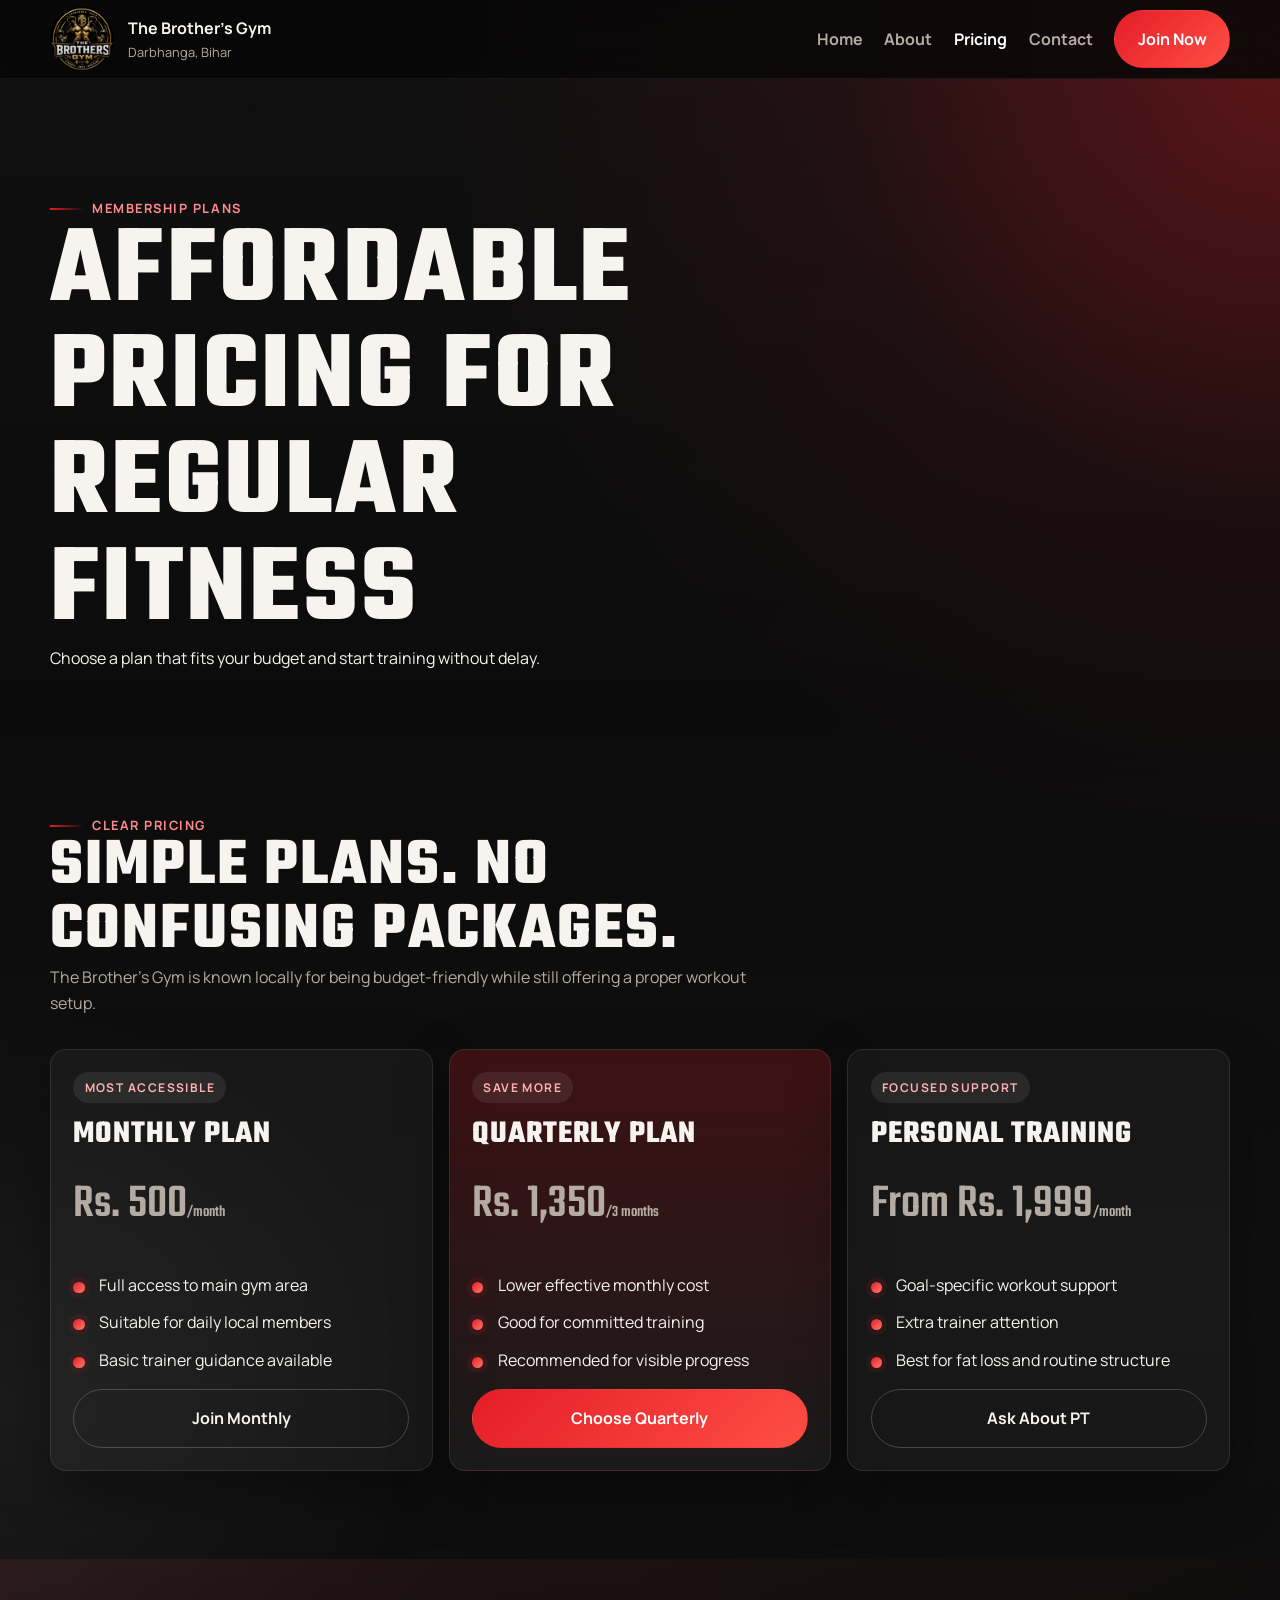
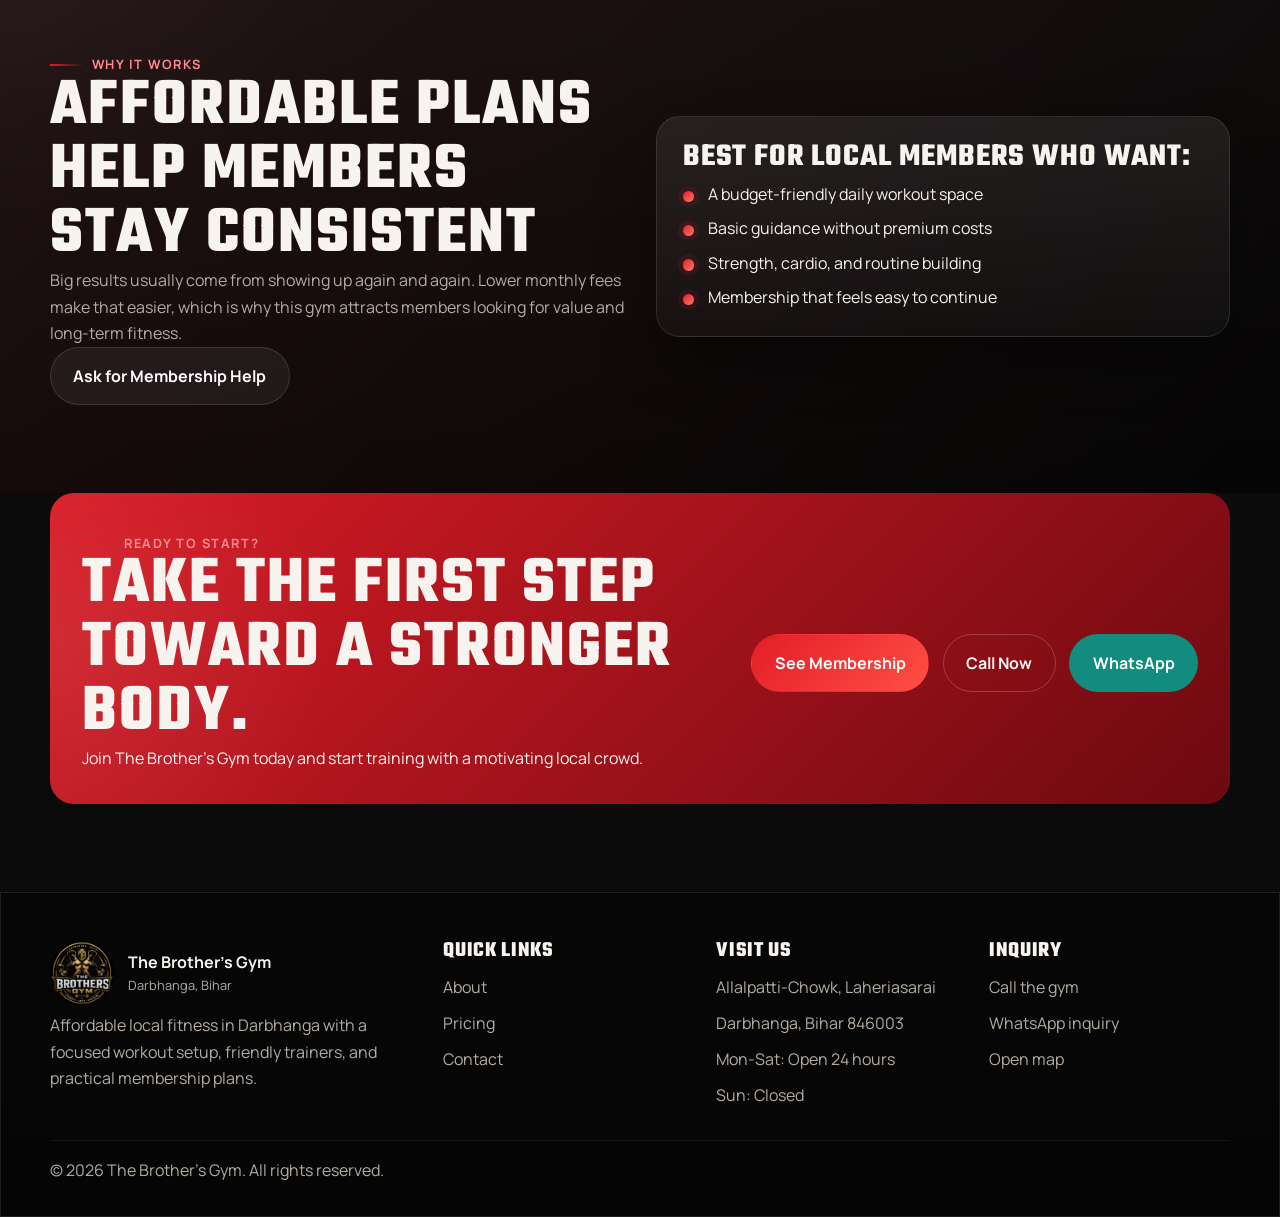
<file: pricing.html>
<!DOCTYPE html>
<html lang="en">
<head>
  <meta charset="UTF-8">
  <meta name="viewport" content="width=device-width, initial-scale=1.0">

  <!-- FIXED CSP -->
  <meta http-equiv="Content-Security-Policy" content="default-src 'self'; script-src 'self' 'unsafe-inline'; style-src 'self' 'unsafe-inline' https:; img-src 'self' data: https://www.google.com https://maps.gstatic.com; connect-src 'self' https://formsubmit.co; frame-src https://www.google.com; form-action 'self' https://formsubmit.co; base-uri 'self'; object-src 'none'; upgrade-insecure-requests">

  <meta name="referrer" content="strict-origin-when-cross-origin">
  <meta http-equiv="Permissions-Policy" content="camera=(), microphone=(), geolocation=(), payment=(), usb=()">

  <title data-i18n-title="meta.pricing.title">Pricing | The Brother's Gym Darbhanga</title>

  <meta name="description" content="See affordable membership plans for The Brother's Gym in Darbhanga, including monthly, quarterly, and personal training options." data-i18n-content="meta.pricing.description">
  <meta name="keywords" content="Affordable gym Darbhanga price, The Brother's Gym membership, gym monthly fee Darbhanga" data-i18n-content="meta.pricing.keywords">

  <meta name="robots" content="index, follow">

  <link rel="icon" type="image/svg+xml" href="favicon.svg">

  <!-- FIXED CANONICAL -->
  <link rel="canonical" href="/" id="canonical-link">

  <!-- ADDED og:url -->
  <meta property="og:url" content="" id="og-url">
  <meta property="og:title" content="Pricing | The Brother's Gym Darbhanga" data-i18n-content="meta.pricing.ogTitle">
  <meta property="og:description" content="Check monthly, quarterly, and personal training plans for The Brother's Gym in Darbhanga." data-i18n-content="meta.pricing.ogDescription">
  <meta property="og:type" content="website">

  <link rel="stylesheet" href="assets/css/style.css">
  <link rel="stylesheet" href="assets/css/animations.css">
  <link rel="stylesheet" href="assets/css/responsive.css">
</head>

<body data-page="pricing">
  <div id="navbar"></div>

  <main>

    <section class="page-hero">
      <div class="container">
        <div class="page-hero-copy reveal reveal-up">
          <span class="eyebrow" data-i18n="pricing.hero.eyebrow">Membership plans</span>
          <h1 data-i18n="pricing.hero.title">Affordable pricing for regular fitness</h1>
          <p data-i18n="pricing.hero.copy">Choose a plan that fits your budget and start training without delay.</p>
        </div>
      </div>
    </section>

    <section class="section">
      <div class="container">

        <div class="section-heading reveal reveal-up">
          <span class="section-tag" data-i18n="pricing.intro.tag">Clear pricing</span>
          <h2 data-i18n="pricing.intro.title">Simple plans. No confusing packages.</h2>
          <p data-i18n="pricing.intro.copy">The Brother's Gym is known locally for being budget-friendly while still offering a proper workout setup.</p>
        </div>

        <div class="cards-grid pricing-grid pricing-page-grid" id="pricing-page-list"></div>
      </div>
    </section>

    <section class="section section-dark">
      <div class="container split-grid">

        <div class="section-copy reveal reveal-up">
          <span class="section-tag" data-i18n="pricing.why.tag">Why it works</span>
          <h2 data-i18n="pricing.why.title">Affordable plans help members stay consistent</h2>
          <p data-i18n="pricing.why.copy">Big results usually come from showing up again and again. Lower monthly fees make that easier, which is why this gym attracts members looking for value and long-term fitness.</p>
          <a href="contact.html#contact-form" class="btn btn-secondary" data-i18n="pricing.why.cta">Ask for Membership Help</a>
        </div>

        <div class="glass-card reveal reveal-left">
          <h3 data-i18n="pricing.bestFor.title">Best for local members who want:</h3>
          <ul class="check-list compact">
            <li data-i18n="pricing.bestFor.item1">A budget-friendly daily workout space</li>
            <li data-i18n="pricing.bestFor.item2">Basic guidance without premium costs</li>
            <li data-i18n="pricing.bestFor.item3">Strength, cardio, and routine building</li>
            <li data-i18n="pricing.bestFor.item4">Membership that feels easy to continue</li>
          </ul>
        </div>

      </div>
    </section>

  </main>

  <div id="cta"></div>
  <div id="footer"></div>

  <script src="assets/js/main.js" defer></script>
  <script src="assets/js/scroll.js" defer></script>
</body>
</html>
</file>
<file: assets/css/style.css>
@font-face {
  font-family: "Manrope";
  font-style: normal;
  font-weight: 400;
  font-display: swap;
  src: url("../fonts/manrope-400.ttf") format("truetype");
}

@font-face {
  font-family: "Manrope";
  font-style: normal;
  font-weight: 500;
  font-display: swap;
  src: url("../fonts/manrope-500.ttf") format("truetype");
}

@font-face {
  font-family: "Manrope";
  font-style: normal;
  font-weight: 600;
  font-display: swap;
  src: url("../fonts/manrope-600.ttf") format("truetype");
}

@font-face {
  font-family: "Manrope";
  font-style: normal;
  font-weight: 700;
  font-display: swap;
  src: url("../fonts/manrope-700.ttf") format("truetype");
}

@font-face {
  font-family: "Teko";
  font-style: normal;
  font-weight: 500;
  font-display: swap;
  src: url("../fonts/teko-500.ttf") format("truetype");
}

@font-face {
  font-family: "Teko";
  font-style: normal;
  font-weight: 600;
  font-display: swap;
  src: url("../fonts/teko-600.ttf") format("truetype");
}

@font-face {
  font-family: "Teko";
  font-style: normal;
  font-weight: 700;
  font-display: swap;
  src: url("../fonts/teko-700.ttf") format("truetype");
}

:root {
  --bg: #090909;
  --bg-soft: #121212;
  --bg-card: rgba(255, 255, 255, 0.04);
  --panel: #161616;
  --surface: #1f1f1f;
  --text: #f7f4ef;
  --muted: #b4aca3;
  --line: rgba(255, 255, 255, 0.1);
  --primary: #e41d28;
  --primary-dark: #a0121c;
  --primary-soft: rgba(228, 29, 40, 0.14);
  --white: #ffffff;
  --shadow: 0 24px 55px rgba(0, 0, 0, 0.35);
  --radius: 24px;
  --radius-sm: 16px;
  --container: min(1180px, calc(100% - 2rem));
  --transition: 220ms ease;
}

*,
*::before,
*::after {
  box-sizing: border-box;
}

html {
  scroll-behavior: smooth;
}

body {
  margin: 0;
  font-family: "Manrope", sans-serif;
  background:
    radial-gradient(circle at top right, rgba(228, 29, 40, 0.18), transparent 28%),
    radial-gradient(circle at left center, rgba(255, 255, 255, 0.05), transparent 22%),
    linear-gradient(180deg, #070707 0%, #0f0f0f 45%, #090909 100%);
  color: var(--text);
  min-height: 100vh;
  line-height: 1.65;
  overflow-x: hidden;
  text-rendering: optimizeLegibility;
  -webkit-font-smoothing: antialiased;
}

img {
  display: block;
  max-width: 100%;
}

a {
  color: inherit;
  text-decoration: none;
}

button,
input,
textarea {
  font: inherit;
}

button {
  cursor: pointer;
}

p,
ul {
  margin: 0;
}

h1,
h2,
h3 {
  margin: 0;
  font-family: "Teko", sans-serif;
  line-height: 0.95;
  letter-spacing: 0.03em;
  text-transform: uppercase;
}

h1 {
  font-size: clamp(3.6rem, 10vw, 7rem);
}

h2 {
  font-size: clamp(2.2rem, 6vw, 4.2rem);
}

h3 {
  font-size: clamp(1.45rem, 3vw, 2rem);
}

html[lang="hi"] body {
  font-family: "Manrope", "Nirmala UI", sans-serif;
}

html[lang="hi"] h1,
html[lang="hi"] h2,
html[lang="hi"] h3,
html[lang="hi"] .brand-mark,
html[lang="hi"] .stat-card strong,
html[lang="hi"] .price,
html[lang="hi"] .section-tag,
html[lang="hi"] .eyebrow,
html[lang="hi"] .mini-label,
html[lang="hi"] .panel-label,
html[lang="hi"] .pricing-badge {
  font-family: "Manrope", "Nirmala UI", sans-serif;
  letter-spacing: normal;
  text-transform: none;
}

html[lang="hi"] h1,
html[lang="hi"] h2,
html[lang="hi"] h3 {
  line-height: 1.18;
}

html[lang="hi"] .section-tag,
html[lang="hi"] .eyebrow,
html[lang="hi"] .mini-label,
html[lang="hi"] .panel-label,
html[lang="hi"] .pricing-badge {
  align-items: flex-start;
}

html[lang="hi"] .section-tag::before,
html[lang="hi"] .eyebrow::before,
html[lang="hi"] .panel-label::before {
  margin-top: 0.7em;
}

html[lang="hi"] .brand-text strong,
html[lang="hi"] .brand-text small,
html[lang="hi"] .hero-subtitle,
html[lang="hi"] .section-copy p,
html[lang="hi"] .section-heading p,
html[lang="hi"] .contact-link span,
html[lang="hi"] .footer-copy,
html[lang="hi"] .footer-links li,
html[lang="hi"] .review-meta,
html[lang="hi"] .gallery-card figcaption {
  line-height: 1.75;
}

html[lang="hi"] .btn,
html[lang="hi"] .lang-toggle,
html[lang="hi"] .site-nav > a:not(.btn) {
  line-height: 1.35;
}

html[lang="hi"] .review-meta {
  align-items: flex-start;
}

.container {
  width: var(--container);
  margin-inline: auto;
}

.section {
  padding: 5.5rem 0;
}

.section-dark {
  background:
    linear-gradient(180deg, rgba(255, 255, 255, 0.02), transparent),
    linear-gradient(135deg, rgba(228, 29, 40, 0.08), rgba(0, 0, 0, 0.6));
}

.section-heading {
  max-width: 720px;
  margin-bottom: 2rem;
}

.section-heading p,
.section-copy p,
.feature-card p,
.info-card p,
.pricing-card p,
.trainer-content p,
.gallery-card figcaption,
.footer-copy,
.detail-card p {
  color: var(--muted);
}

.section-tag,
.eyebrow,
.mini-label,
.panel-label {
  display: inline-flex;
  align-items: center;
  gap: 0.5rem;
  color: #ff8a90;
  letter-spacing: 0.12em;
  font-size: 0.8rem;
  font-weight: 700;
  text-transform: uppercase;
}

.section-tag::before,
.eyebrow::before,
.panel-label::before {
  content: "";
  width: 34px;
  height: 2px;
  background: linear-gradient(90deg, var(--primary), transparent);
}

.btn {
  display: inline-flex;
  align-items: center;
  justify-content: center;
  gap: 0.5rem;
  min-height: 3.35rem;
  padding: 0.95rem 1.4rem;
  border-radius: 999px;
  border: 1px solid transparent;
  transition: transform var(--transition), background var(--transition), border-color var(--transition), color var(--transition), box-shadow var(--transition);
  font-weight: 700;
  text-align: center;
}

.btn:hover,
.btn:focus-visible {
  transform: translateY(-2px);
  box-shadow: 0 14px 28px rgba(0, 0, 0, 0.25);
}

.btn-primary {
  background: linear-gradient(135deg, var(--primary), #ff4f44);
  color: var(--white);
}

.btn-secondary {
  background: rgba(255, 255, 255, 0.06);
  border-color: rgba(255, 255, 255, 0.12);
  color: var(--white);
}

.btn-outline {
  border-color: rgba(255, 255, 255, 0.2);
  background: transparent;
}

.btn-whatsapp {
  background: #128c7e;
  color: var(--white);
}

.is-config-pending {
  position: relative;
}

.is-config-pending::after {
  content: "Update contact";
  position: absolute;
  top: -0.55rem;
  right: 1rem;
  padding: 0.2rem 0.5rem;
  border-radius: 999px;
  background: rgba(255, 201, 71, 0.18);
  color: #ffd17c;
  font-size: 0.62rem;
  letter-spacing: 0.08em;
  text-transform: uppercase;
}

.btn-block {
  width: 100%;
}

.text-link {
  color: var(--white);
  font-weight: 700;
}

.text-link:hover {
  color: #ff8a90;
}

.site-header {
  position: sticky;
  top: 0;
  z-index: 999;
  backdrop-filter: blur(18px);
  background: rgba(9, 9, 9, 0.72);
  border-bottom: 1px solid rgba(255, 255, 255, 0.06);
}

.nav-shell {
  display: flex;
  align-items: center;
  justify-content: space-between;
  gap: 1rem;
  min-height: 78px;
}

.brand,
.footer-brand {
  display: inline-flex;
  align-items: center;
  gap: 0.9rem;
}

.brand-mark {
  display: grid;
  place-items: center;
  width: 4rem;
  aspect-ratio: 1;
  border-radius: 50%;
  background: linear-gradient(135deg, var(--primary), #ff6c63);
  overflow: hidden;
  color: var(--white);
  font-family: "Teko", sans-serif;
  font-size: 1.45rem;
  letter-spacing: 0.08em;
}

.brand-mark img {
  width: 100%;
  height: 100%;
  object-fit: cover;
}

.brand-text strong,
.brand-text small {
  display: block;
}

.brand-text strong {
  font-size: 1rem;
}

.brand-text small {
  color: var(--muted);
  font-size: 0.8rem;
}

.site-nav {
  display: flex;
  align-items: center;
  gap: 1.35rem;
}

.site-nav > a:not(.btn) {
  color: var(--muted);
  font-weight: 700;
}

.site-nav > a:hover,
.site-nav > a[aria-current="page"] {
  color: var(--white);
}

.nav-toggle {
  display: none;
  width: 48px;
  height: 48px;
  padding: 0;
  border: 0;
  background: rgba(255, 255, 255, 0.04);
  border-radius: 14px;
}

.nav-toggle span {
  display: block;
  width: 22px;
  height: 2px;
  background: var(--white);
  margin: 5px auto;
  transition: transform var(--transition), opacity var(--transition);
}

.hero,
.page-hero {
  position: relative;
  overflow: hidden;
}

.hero-home {
  padding: 7rem 0 5rem;
  background:
    linear-gradient(90deg, rgba(6, 6, 6, 0.92) 0%, rgba(6, 6, 6, 0.68) 45%, rgba(6, 6, 6, 0.45) 100%),
    url("../images/gym/gym-floor-4.jpg") center center/cover no-repeat;
  min-height: calc(100vh - 78px);
  display: grid;
  align-items: center;
}

.hero-overlay {
  position: absolute;
  inset: 0;
  background:
    radial-gradient(circle at top right, rgba(228, 29, 40, 0.36), transparent 32%),
    linear-gradient(180deg, rgba(0, 0, 0, 0.1), rgba(0, 0, 0, 0.28));
  pointer-events: none;
}

.hero-grid,
.split-grid,
.map-layout,
.contact-layout,
.cta-layout,
.footer-grid,
.two-column-cards {
  position: relative;
  z-index: 1;
  display: grid;
  gap: 2rem;
}

.hero-grid {
  grid-template-columns: minmax(0, 1.35fr) minmax(320px, 0.78fr);
  align-items: end;
}

.hero-copy {
  max-width: 690px;
}

.hero-subtitle {
  max-width: 640px;
  margin-top: 1rem;
  font-size: 1.05rem;
  color: #d5cbc1;
}

.hero-actions,
.inline-actions,
.cta-actions {
  display: flex;
  flex-wrap: wrap;
  gap: 0.85rem;
  margin-top: 1.8rem;
}

.hero-stats {
  display: grid;
  grid-template-columns: repeat(3, minmax(0, 1fr));
  gap: 1rem;
  margin-top: 2rem;
}

.stat-card,
.glass-card,
.feature-card,
.info-card,
.pricing-card,
.review-card,
.trainer-card,
.mission-card,
.detail-card,
.contact-link,
.map-card,
.contact-panel,
.form-panel,
.cta-strip,
.trust-grid,
.gallery-card,
.site-footer {
  border: 1px solid var(--line);
  box-shadow: var(--shadow);
}

.feature-card,
.info-card,
.pricing-card,
.review-card,
.contact-link,
.trainer-card {
  transition: transform var(--transition), border-color var(--transition), background var(--transition);
}

.stat-card,
.feature-card,
.info-card,
.pricing-card,
.review-card,
.mission-card,
.detail-card {
  padding: 1.4rem;
  border-radius: var(--radius-sm);
  background: var(--bg-card);
}

.stat-card strong {
  display: block;
  font-size: 1.55rem;
  font-family: "Teko", sans-serif;
  letter-spacing: 0.05em;
}

.stat-card span,
.reviews-summary span {
  color: var(--muted);
}

.glass-card {
  padding: 1.6rem;
  border-radius: var(--radius);
  background: linear-gradient(180deg, rgba(255, 255, 255, 0.08), rgba(255, 255, 255, 0.03));
}

.check-list,
.plan-list,
.footer-links {
  list-style: none;
  padding: 0;
}

.check-list li,
.plan-list li {
  position: relative;
  padding-left: 1.6rem;
  margin-top: 0.7rem;
}

.check-list li::before,
.plan-list li::before {
  content: "";
  position: absolute;
  left: 0;
  top: 0.62rem;
  width: 0.7rem;
  height: 0.7rem;
  border-radius: 50%;
  background: linear-gradient(135deg, var(--primary), #ff796c);
  box-shadow: 0 0 0 5px rgba(228, 29, 40, 0.1);
}

.trust-strip {
  padding: 1.2rem 0 0;
}

.trust-grid {
  grid-template-columns: repeat(3, minmax(0, 1fr));
  padding: 1.4rem;
  border-radius: 22px;
  background: linear-gradient(135deg, rgba(255, 255, 255, 0.05), rgba(228, 29, 40, 0.08));
}

.split-grid {
  grid-template-columns: minmax(0, 1fr) minmax(0, 1fr);
  align-items: center;
}

.feature-stack,
.cards-grid,
.gallery-grid,
.contact-card-grid {
  display: grid;
  gap: 1rem;
}

.cards-grid {
  grid-template-columns: repeat(3, minmax(0, 1fr));
}

.facilities-grid,
.pricing-grid {
  margin-top: 1.5rem;
}

.facility-icon {
  width: 52px;
  margin-bottom: 1rem;
}

.gallery-grid {
  grid-template-columns: repeat(3, minmax(0, 1fr));
}

.gallery-card {
  position: relative;
  overflow: hidden;
  border-radius: var(--radius);
  background: var(--panel);
}

.gallery-card img {
  width: 100%;
  height: 100%;
  min-height: 340px;
  object-fit: cover;
  transition: transform 420ms ease, filter 420ms ease;
}

.gallery-card:hover img {
  transform: scale(1.03);
  filter: contrast(1.05);
}

.feature-card:hover,
.info-card:hover,
.pricing-card:hover,
.review-card:hover,
.contact-link:hover,
.trainer-card:hover {
  transform: translateY(-4px);
  border-color: rgba(228, 29, 40, 0.3);
}

.gallery-card figcaption {
  position: absolute;
  inset: auto 0 0;
  padding: 1rem 1.1rem;
  background: linear-gradient(180deg, transparent, rgba(0, 0, 0, 0.9));
  color: #f1ebe4;
}

.reviews-summary {
  display: inline-flex;
  gap: 0.75rem;
  align-items: center;
  margin-bottom: 1.5rem;
  padding: 0.85rem 1rem;
  border-radius: 999px;
  background: rgba(255, 255, 255, 0.05);
  border: 1px solid var(--line);
}

.review-card {
  display: grid;
  gap: 1rem;
}

.stars {
  color: #ffd15c;
  letter-spacing: 0.14em;
}

.review-meta {
  display: flex;
  justify-content: space-between;
  gap: 1rem;
  color: var(--muted);
  font-size: 0.9rem;
}

.pricing-card {
  display: flex;
  flex-direction: column;
  gap: 1rem;
  min-height: 100%;
}

.pricing-card.featured {
  background: linear-gradient(180deg, rgba(228, 29, 40, 0.22), rgba(255, 255, 255, 0.05));
  transform: translateY(-8px);
}

.pricing-badge {
  display: inline-flex;
  align-self: flex-start;
  padding: 0.35rem 0.7rem;
  border-radius: 999px;
  background: rgba(255, 255, 255, 0.08);
  color: #ffb0b0;
  font-size: 0.75rem;
  font-weight: 800;
  letter-spacing: 0.12em;
  text-transform: uppercase;
}

.price {
  font-size: 3rem;
  color: var(--white);
  font-family: "Teko", sans-serif;
}

.price span {
  font-size: 1rem;
  color: var(--muted);
}

.centered {
  display: flex;
  justify-content: center;
  margin-top: 2rem;
}

.section-map {
  padding-top: 0;
}

.map-layout {
  grid-template-columns: minmax(0, 0.9fr) minmax(0, 1.1fr);
  align-items: center;
}

.map-card {
  overflow: hidden;
  border-radius: var(--radius);
}

.map-card iframe {
  display: block;
  width: 100%;
  height: 100%;
  min-height: 400px;
  border: 0;
}

.page-hero {
  padding: 7rem 0 3rem;
  background:
    radial-gradient(circle at right top, rgba(228, 29, 40, 0.22), transparent 30%),
    linear-gradient(180deg, rgba(255, 255, 255, 0.03), transparent);
}

.page-hero-copy {
  max-width: 720px;
}

.image-stack {
  display: grid;
  grid-template-columns: repeat(2, minmax(0, 1fr));
  gap: 1rem;
}

.image-stack img,
.compact-gallery img {
  width: 100%;
  height: 100%;
  min-height: 280px;
  object-fit: cover;
  border-radius: var(--radius);
  border: 1px solid var(--line);
}

.two-column-cards {
  grid-template-columns: repeat(2, minmax(0, 1fr));
}

.mission-card {
  min-height: 100%;
}

.trainer-card {
  overflow: hidden;
  border-radius: var(--radius);
  background: linear-gradient(180deg, rgba(255, 255, 255, 0.04), rgba(0, 0, 0, 0.5));
}

.trainer-card img {
  width: 100%;
  height: 340px;
  object-fit: cover;
}

.trainer-content {
  padding: 1.3rem;
}

.compact-gallery {
  align-items: stretch;
}

.contact-layout {
  grid-template-columns: minmax(0, 0.94fr) minmax(0, 1.06fr);
  align-items: start;
}

.contact-panel,
.form-panel {
  padding: 1.5rem;
  border-radius: var(--radius);
  background: rgba(255, 255, 255, 0.03);
}

.contact-links {
  display: grid;
  gap: 1rem;
  margin-top: 1.4rem;
}

.contact-link {
  display: grid;
  grid-template-columns: 52px 1fr;
  gap: 1rem;
  align-items: center;
  padding: 1rem;
  border-radius: var(--radius-sm);
  background: rgba(255, 255, 255, 0.03);
}

.contact-link img {
  width: 28px;
}

.contact-link strong {
  display: block;
}

.contact-link span {
  color: var(--muted);
  font-size: 0.95rem;
}

.contact-card-grid {
  grid-template-columns: repeat(2, minmax(0, 1fr));
  margin-top: 1rem;
}

.form-field {
  display: grid;
  gap: 0.45rem;
  margin-bottom: 1rem;
}

.form-field label {
  font-weight: 700;
}

.form-field input,
.form-field textarea {
  width: 100%;
  padding: 0.95rem 1rem;
  border-radius: 16px;
  border: 1px solid rgba(255, 255, 255, 0.11);
  background: rgba(255, 255, 255, 0.04);
  color: var(--white);
  outline: none;
  transition: border-color var(--transition), background var(--transition);
}

.form-field input:focus,
.form-field textarea:focus {
  border-color: rgba(228, 29, 40, 0.8);
  background: rgba(255, 255, 255, 0.07);
}

.error-text {
  color: #ff8484;
  min-height: 1rem;
}

.form-field.has-error input,
.form-field.has-error textarea {
  border-color: #ff6161;
}

.form-response {
  min-height: 1.2rem;
  margin-top: 0.9rem;
}

.cta-strip {
  padding: 0 0 5.5rem;
  border: 0;
  box-shadow: none;
}

.cta-layout {
  grid-template-columns: minmax(0, 1fr) auto;
  align-items: center;
  padding: 2rem;
  border-radius: var(--radius);
  background:
    radial-gradient(circle at left center, rgba(255, 255, 255, 0.08), transparent 24%),
    linear-gradient(135deg, rgba(228, 29, 40, 0.95), rgba(115, 10, 17, 0.95));
}

.site-footer {
  background: rgba(4, 4, 4, 0.75);
  border-top: 1px solid var(--line);
  box-shadow: none;
}

.footer-grid {
  grid-template-columns: 1.5fr repeat(3, 1fr);
  padding: 3rem 0 2rem;
}

.footer-grid h3 {
  font-size: 1.35rem;
  margin-bottom: 0.8rem;
}

.footer-links li {
  margin-top: 0.6rem;
  color: var(--muted);
}

.footer-links a:hover {
  color: var(--white);
}

.footer-bottom {
  padding: 1rem 0 2rem;
  color: var(--muted);
  border-top: 1px solid rgba(255, 255, 255, 0.06);
}

.mini-label {
  margin-bottom: 0.5rem;
}

.compact li {
  margin-top: 0.5rem;
}

.sr-only {
  position: absolute;
  width: 1px;
  height: 1px;
  padding: 0;
  margin: -1px;
  overflow: hidden;
  clip: rect(0, 0, 0, 0);
  border: 0;
}
</file>
<file: assets/css/animations.css>
.reveal {
  opacity: 0;
  transform: translate3d(0, 28px, 0);
  transition:
    opacity 700ms ease,
    transform 700ms ease;
  transition-delay: var(--delay, 0ms);
}

.reveal-right {
  transform: translate3d(28px, 0, 0);
}

.reveal-left {
  transform: translate3d(-28px, 0, 0);
}

.reveal.is-visible {
  opacity: 1;
  transform: translate3d(0, 0, 0);
}

.hero-copy > * {
  animation: hero-rise 900ms ease both;
}

.hero-copy > *:nth-child(2) {
  animation-delay: 120ms;
}

.hero-copy > *:nth-child(3) {
  animation-delay: 200ms;
}

.hero-copy > *:nth-child(4) {
  animation-delay: 280ms;
}

.hero-copy > *:nth-child(5) {
  animation-delay: 360ms;
}

@keyframes hero-rise {
  from {
    opacity: 0;
    transform: translateY(26px);
  }

  to {
    opacity: 1;
    transform: translateY(0);
  }
}

@keyframes pulse-glow {
  0%,
  100% {
    box-shadow: 0 0 0 0 rgba(228, 29, 40, 0.2);
  }

  50% {
    box-shadow: 0 0 0 16px rgba(228, 29, 40, 0);
  }
}

.hero .btn-primary,
.cta-strip .btn-primary {
  animation: pulse-glow 4.8s infinite;
}

.hero .btn-primary:hover,
.hero .btn-primary:focus-visible,
.cta-strip .btn-primary:hover,
.cta-strip .btn-primary:focus-visible {
  animation-play-state: paused;
}
</file>
<file: assets/css/responsive.css>
@media (max-width: 1080px) {
  .hero-grid,
  .split-grid,
  .map-layout,
  .contact-layout,
  .footer-grid,
  .cta-layout,
  .two-column-cards {
    grid-template-columns: 1fr;
  }

  .hero-home {
    min-height: auto;
  }

  .cards-grid,
  .gallery-grid,
  .hero-stats,
  .trust-grid,
  .contact-card-grid {
    grid-template-columns: repeat(2, minmax(0, 1fr));
  }

  .pricing-card.featured {
    transform: none;
  }
}

@media (max-width: 760px) {
  .section {
    padding: 4.25rem 0;
  }

  .nav-toggle {
    display: inline-block;
  }

  .site-nav {
    position: absolute;
    left: 1rem;
    right: 1rem;
    top: calc(100% + 0.5rem);
    display: grid;
    gap: 0.9rem;
    padding: 1rem;
    background: rgba(11, 11, 11, 0.97);
    border-radius: 18px;
    border: 1px solid rgba(255, 255, 255, 0.08);
    opacity: 0;
    pointer-events: none;
    transform: translateY(-12px);
    transition: opacity 200ms ease, transform 200ms ease;
  }

  .site-header.nav-open .site-nav {
    opacity: 1;
    pointer-events: auto;
    transform: translateY(0);
  }

  .site-header.nav-open .nav-toggle span:nth-child(1) {
    transform: translateY(7px) rotate(45deg);
  }

  .site-header.nav-open .nav-toggle span:nth-child(2) {
    opacity: 0;
  }

  .site-header.nav-open .nav-toggle span:nth-child(3) {
    transform: translateY(-7px) rotate(-45deg);
  }

  .site-nav .nav-cta {
    width: 100%;
  }

  .cards-grid,
  .gallery-grid,
  .hero-stats,
  .trust-grid,
  .contact-card-grid,
  .image-stack {
    grid-template-columns: 1fr;
  }

  .hero-home {
    padding-top: 6rem;
  }

  .hero-actions,
  .inline-actions,
  .cta-actions {
    flex-direction: column;
    align-items: stretch;
  }

  .cta-layout {
    padding: 1.5rem;
  }

  .footer-grid {
    padding-top: 2.5rem;
  }

  .gallery-card img,
  .trainer-card img {
    min-height: 280px;
  }
}

@media (max-width: 560px) {
  :root {
    --container: min(100% - 1.2rem, 1180px);
  }

  .brand-text small {
    display: none;
  }

  .hero-subtitle,
  .section-copy p,
  .section-heading p {
    font-size: 0.98rem;
  }

  .stat-card,
  .feature-card,
  .info-card,
  .pricing-card,
  .review-card,
  .mission-card,
  .contact-link,
  .contact-panel,
  .form-panel {
    padding: 1.1rem;
  }
}
</file>
